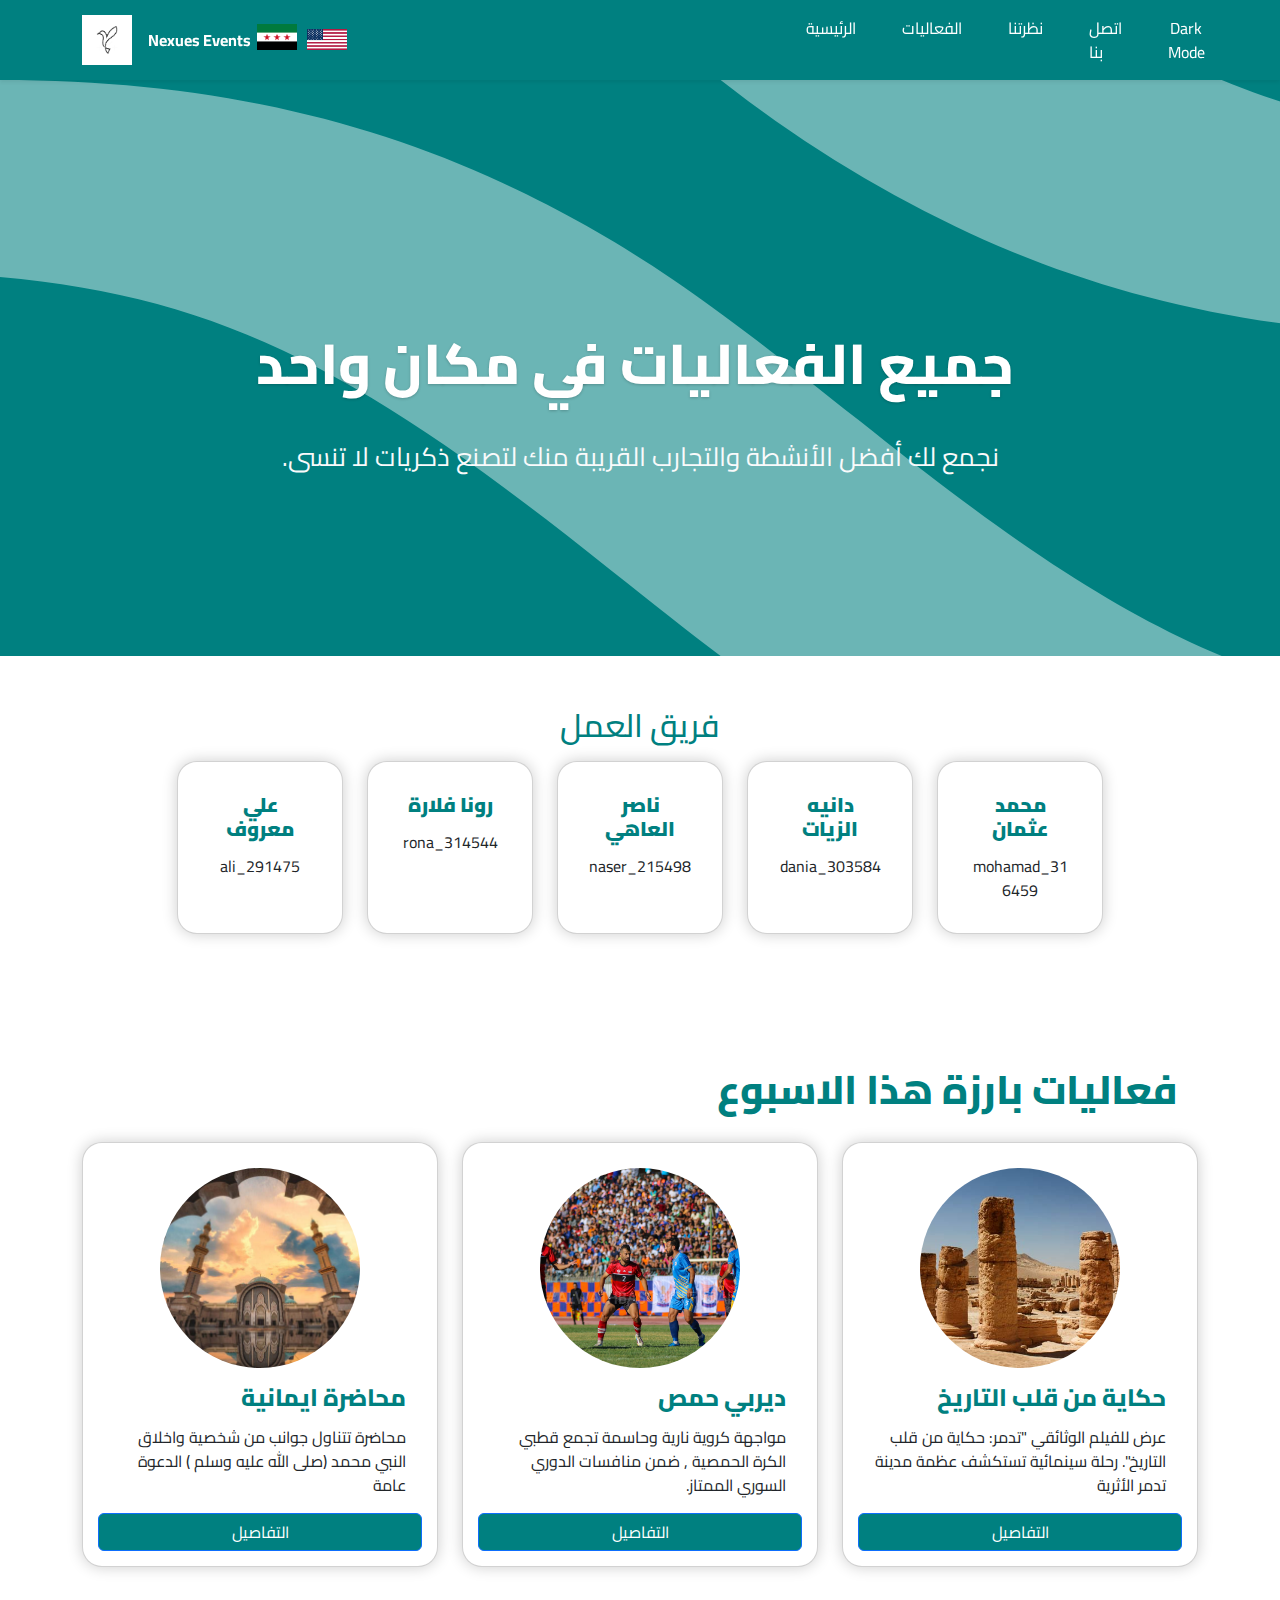
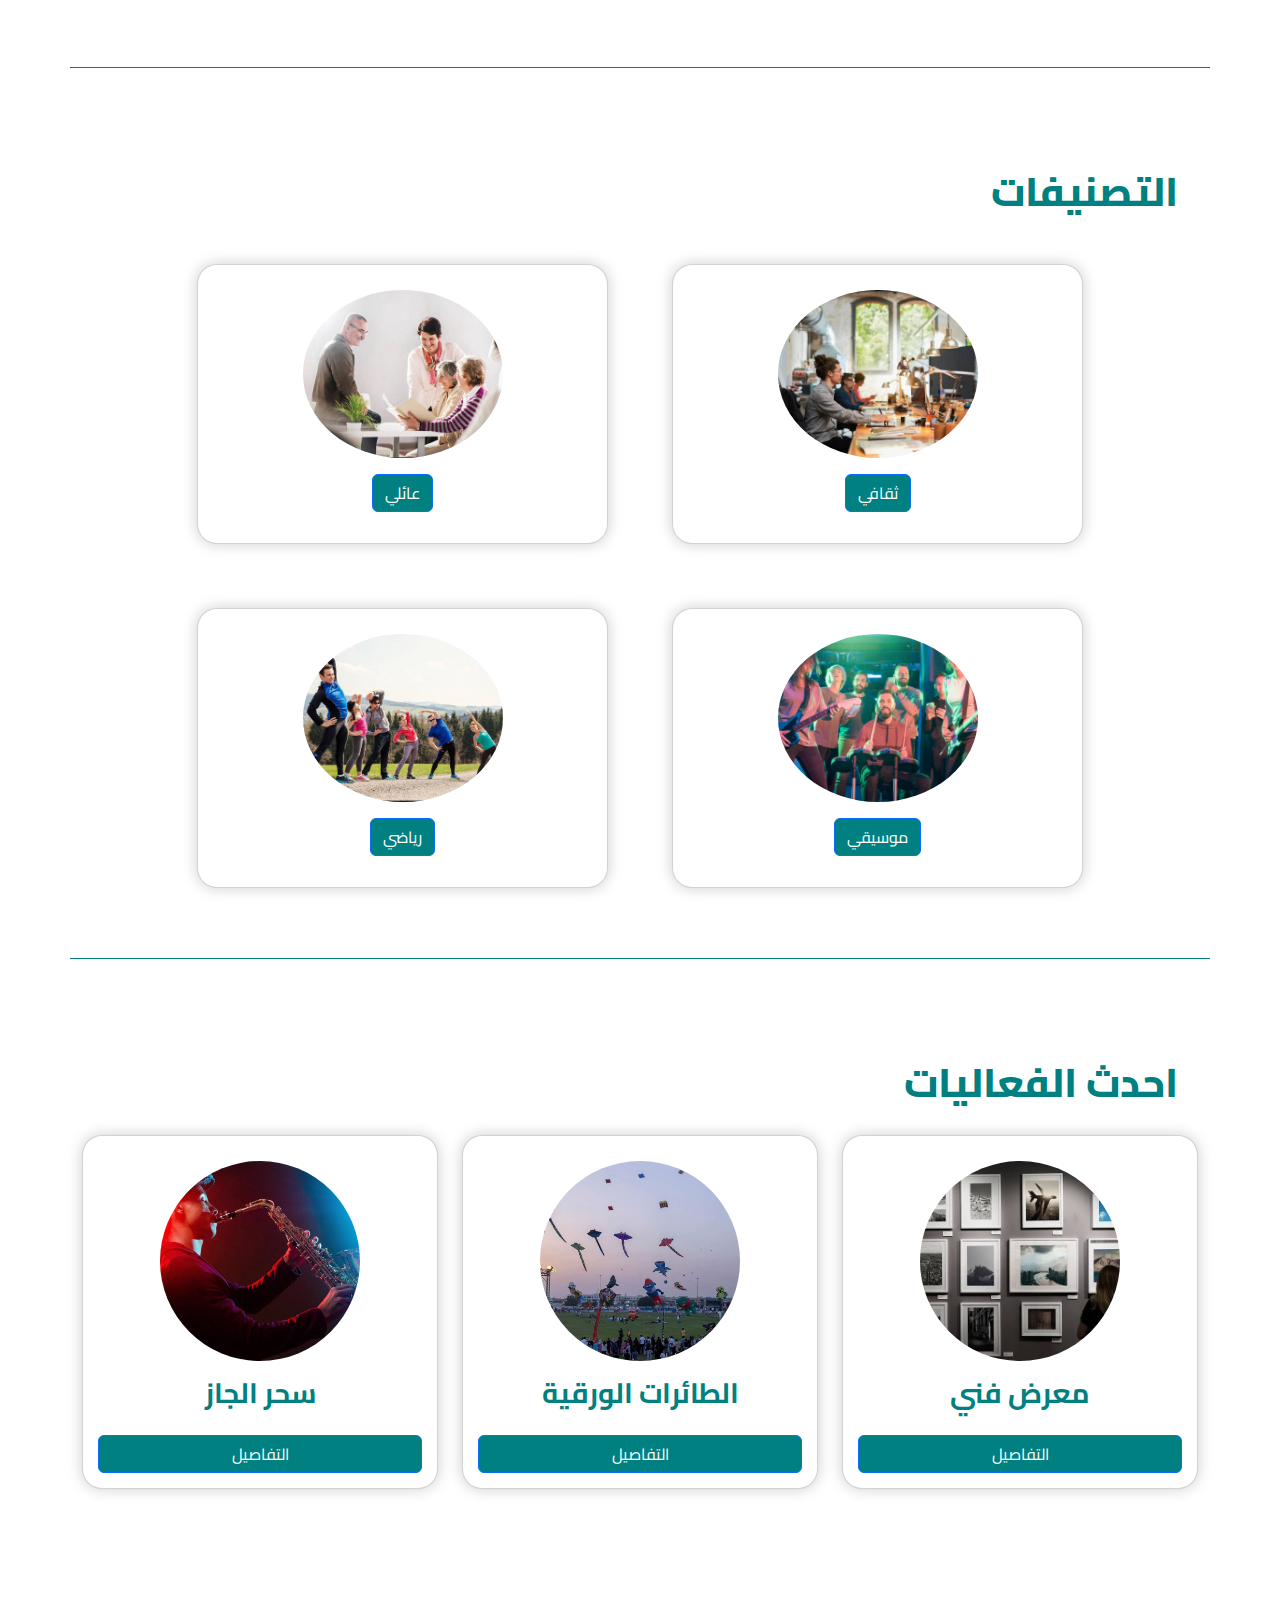
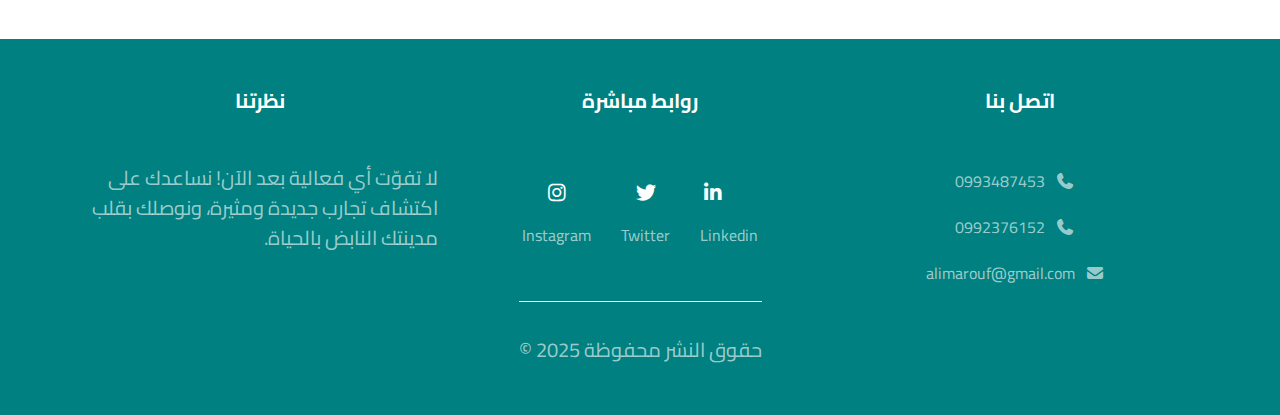
<file: index.html>
<!DOCTYPE html>
<html lang="en">

<head>
    <meta charset="UTF-8">
    <meta name="viewport" content="width=device-width, initial-scale=1.0">
    <title>Main</title>
    <link rel="stylesheet" href="css/bootstrap.min.css">
    <link rel="stylesheet" href="css/normalize.css">
    <link rel="stylesheet" href="css/all.min.css">
    <link rel="stylesheet" href="css/style.css">
    <link rel="stylesheet" href="css/bootstrap.min.css">
    <link rel="preconnect" href="https://fonts.googleapis.com">
    <link rel="preconnect" href="https://fonts.gstatic.com" crossorigin>
    <link
        href="https://fonts.googleapis.com/css2?family=Roboto+Condensed:ital,wght@0,100..900;1,100..900&family=Tajawal:wght@200;300;400;500;700;800;900&display=swap"
        rel="stylesheet">

    <link rel="preconnect" href="https://fonts.googleapis.com">
<link rel="preconnect" href="https://fonts.gstatic.com" crossorigin>
<link href="https://fonts.googleapis.com/css2?family=Cairo:wght@200..1000&family=Roboto+Condensed:ital,wght@0,100..900;1,100..900&family=Tajawal:wght@200;300;400;500;700;800;900&display=swap" rel="stylesheet">

</head>

<body>

        <nav class="navbar navbar-expand-md navbar-dark shadow-sm sticky-top">
            <div class="container">
                <a href="#" class="navbar-brand">
                    <img class="logo" src="./imgs/simple-bird-logo-85e657d5-4725-4448-ae57-4696e8d38dea.jpg" alt="logo">
                </a>
                <p class="name">Nexues Events</p>
                <div class="language-switcher">
                    <script src="./js/lang.js"></script>
                    <button id="arabic-btn" class="flag-button" title="العربية">
                        <img src="./imgs/syria-flag.png" alt="Arabic Flag">
                    </button>
                    <button id="english-btn" class="flag-button" title="English">
                        <img src="./imgs/usa-flag.png" alt="USA Flag">
                    </button>
                </div>
                <button class="navbar-toggler" type="button" data-bs-toggle="collapse" data-bs-target="#main"
                    aria-controls="main" aria-expanded="false" aria-label="Toggle navigation">
                    <span class="navbar-toggler-icon"></span>
                </button>
                <div class="collapse navbar-collapse cc " id="main">
                    <ul class="navbar-nav ms-auto mb-lg-0 mb-2">
                        <li class="nav-item">
                            <a href="#" class="nav-link active" data-en="Home" aria-current="page">الرئيسية</a>
                        </li>
                        <li class="nav-item">
                            <a href="./events.html" class="nav-link light" data-en="Events">الفعاليات</a>
                        </li>
                        <li class="nav-item">
                            <a href="./about.html" class="nav-link" data-en="About">نظرتنا</a>
                        </li>
                        <li class="nav-item">
                            <a href="./contact.html" class="nav-link" data-en="Contact">اتصل بنا</a>
                        </li>
                        <li class="nav-item">
                            <button id="theme-toggle-btn" class="nav-link">Dark Mode</button>
                        </li>
                    </ul>
                </div>
            </div>
        </nav>
    <main class="mainn">
        


        <section class="hero-section">
            <div class="container">
                <div class="hero-content row">
                    <div class="hero-text col-md-12">    

                        <h1 class="jumpin" data-en="All events in one place">جميع الفعاليات في مكان واحد</h1>
                        <p class="main-pa" data-en="We gather the best activities and experiences near you to create unforgettable memories">نجمع لك أفضل الأنشطة والتجارب القريبة منك لتصنع ذكريات لا تنسى.</p>
                        
                    </div>
                    
                </div>
            </div>
        </section>
        <section class="mb-2 container">
            <h2 class="text-center mb-3 ppl">فريق العمل</h2>
            <div class="row ">
                <div class="col-md-1"></div>
                <div class="col-md-2 mb-4">
                    <div class="card text-center h-100">
                            <div class="card-body">
                            <h5 class="card-title">علي معروف</h5>
                            <p class="card-text id">ali_291475</p>
                        </div>
                    </div>
                </div>
               <div class="col-md-2 mb-4">
                    <div class="card text-center h-100">
                            <div class="card-body">
                            <h5 class="card-title">رونا فلارة</h5>
                            <p class="card-text id">rona_314544</p>
                        </div>
                    </div>
                </div>
                <div class="col-md-2 mb-4">
                    <div class="card text-center h-100">
                            <div class="card-body">
                            <h5 class="card-title">ناصر العاهي</h5>
                            <p class="card-text id">naser_215498</p>
                        </div>
                    </div>
                </div>
                <div class="col-md-2 mb-4">
                    <div class="card text-center h-100">
                            <div class="card-body">
                            <h5 class="card-title">دانيه الزيات</h5>
                            <p class="card-text id">dania_303584</p>
                        </div>
                    </div>
                </div>
                <div class="col-md-2 mb-4">
                    <div class="card text-center h-100">
                            <div class="card-body">
                            <h5 class="card-title">محمد عثمان</h5>
                            <p class="card-text id">mohamad_316459</p>
                        </div>
                    </div>
                </div>
                <div class="col-md-1">

                </div>
                
            </div>
        </section>
        <div class="main container">
            <h1 class="wek" data-en="Featured Events This Week">فعاليات بارزة هذا الاسبوع</h1>
            <div class="row">
                <div class="col-md-4 ">
                    <div class="card ">
                        <img src="./imgs/reg.jpg" alt="" class="card-img">
                        <div class="card-body">
                            <h4 data-en=" Faith Lecture">محاضرة ايمانية</h4>
                            <p data-en="A lecture discussing aspects of the character and morals of the Prophet Muhammad (peace be upon him)."> محاضرة تتناول جوانب من شخصية واخلاق النبي محمد (صلى الله عليه وسلم )
                                <span data-en="Open invitation">الدعوة عامة</span>
                            </p>
                            
                        </div>
                        <a href="./event.html?id=4" class="btn btn-primary" data-en="Details">التفاصيل</a>

                    </div>
                </div>
                <div class="col-md-4">
                    <div class="card">
                        <img src="./imgs/الكرامة-والوثبة.jpg" alt="" class="card-img">
                        <div class="card-body">
                            <h4 data-en="Homs Derby">ديربي حمص</h4>
                            <p data-en="A fiery and decisive football match bringing together the two poles of Homs football, within the Syrian Premier League competitions.">مواجهة كروية نارية وحاسمة تجمع قطبي الكرة الحمصية , ضمن منافسات الدوري السوري الممتاز.
                            </p>
                        </div>
                        <a href="./event.html?id=5" class="btn btn-primary" data-en="Details">التفاصيل</a>
                    </div>
                </div>
                <div class="col-md-4">
                    <div class="card">
                        <img src="./imgs/infocus_palmyra_dpl_04_2016.jpg" alt="" class="card-img">
                        <div class="card-body">
                            <h4 data-en="A Story from the Heart of History">حكاية من قلب التاريخ</h4>
                            <p data-en="
                Screening of the documentary Palmyra: A Story from the Heart of History. A journey exploring the grandeur of the ancient city of Palmyra."> عرض للفيلم الوثائقي "تدمر: حكاية من قلب التاريخ". رحلة سينمائية تستكشف
                                عظمة مدينة تدمر الأثرية
                            </p>
                        </div>
                        <a href="./event.html?id=6" class="btn btn-primary" data-en="Details">التفاصيل</a>
                    </div>
                </div>
            </div>
        </div>
        <div class="container ser">
            <h1 class="wek" data-en="Categories">التصنيفات</h1>
            <div class="row g-4">
                <div class="col-md-1"></div>
                <div class="col-md-5 p-bt-2">
                    <div class="card ">
                        <img class="LLL card-img-top" src="./imgs/photo_2025-10-03_10-26-33.jpg" alt="">
                        <div class="card-body text-center">
                            <a class="btn btn-primary" href="./events.html?category=family" data-en="Family">عائلي</a>
                        </div>
                        
                    </div>
                </div>
                <div class="col-md-5">
                    <div class="card">
                        <img class="LLL card-img-top" src="./imgs/photo_2025-10-03_10-26-44.jpg" alt="">
                        <div class="card-body text-center">
                            <a class="btn btn-primary" href="./events.html?category=" data-en="Cultura">ثقافي</a>
                        </div>
                    </div>
                </div>
                <div class="col-md-1"></div>
                <div class="col-md-1"></div>
                <div class="col-md-5">
                    <div class="card">
                        <img class="LLL card-img-top" src="./imgs/photo_2025-10-03_10-26-49.jpg" alt="">
                        <div class="card-body text-center">
                            <a class="btn btn-primary" href="./events.html?category=sport" data-en="Sports">رياضي</a>
                        </div>
                    </div>
                </div>
                <div class="col-md-5">
                    <div class="card">
                        <img class="LLL card-img-top" src="./imgs/photo_2025-10-03_10-26-53.jpg" alt="">
                        <div class="card-body text-center">
                            <a class="btn btn-primary" href="./events.html?category=music" data-en="Music">موسيقي</a>
                        </div>
                    </div>
                </div>
                <div class="col-1"></div>



            </div>


        </div>

        <div class="container new">
            <h1 class="wek" data-en="Latest Events">احدث الفعاليات</h1>
            <div class="row">
                <div class="col-md-4" >
                    <div class="card">
                        <img class="LLL card-img-top" src="./imgs/jazz.jpg" alt="">
                        <div class="card-body text-center">
                            <h3 data-en="Jazz Magic">سحر الجاز</h3>
                            
                        </div>
                        <a href="./event.html?id=1" class="btn btn-primary" data-en="Details">التفاصيل</a>
                    </div>
                </div>
                <div class="col-md-4">
                    <div class="card">
                        <img class="LLL card-img-top" src="./imgs/حشحثق.jpg" alt="">
                        <div class="card-body text-center">
                              <h3 data-en="Kite Flying">الطائرات الورقية</h3>
                        </div>
                        <a href="./event.html?id=2" class="btn btn-primary" data-en="Details">التفاصيل</a>
                    </div>
                </div>
                <div class="col-md-4">
                    <div class="card">
                        <img class="LLL card-img-top" src="./imgs/art.jpg" alt="">
                        <div class="card-body text-center">
                            <h3 data-en="Art Exhibition">معرض فني</h3>
                        </div>
                        <a href="./event.html?id=3" class="btn btn-primary" data-en="Details">التفاصيل  </a>
                    </div>
                </div>
            </div>
        </div>

    </main>
    <footer>
        <div class="info container  ">
            <div class="row">
                <div class="col-md-4">
                    <div class="about">
                        <h5 data-en="About Us">نظرتنا</h5>
                        <p data-en="Don't miss any more events! We help you discover new and exciting experiences and connect you with the beating heart of your city.">لا تفوّت أي فعالية بعد الآن! نساعدك على اكتشاف تجارب جديدة ومثيرة، ونوصلك بقلب مدينتك النابض
                            بالحياة.
                        </p>
                    </div>
                </div>

                <div class="col-md-4">
                    <div class="soc">
                        <h5 data-en="Direct Links">روابط مباشرة</h5>
                        <div class="Social-icons">

                            <div class="con">
                                <i class="fab fa-instagram"></i>
                                <a href="tel:0931651252">Instagram</a>
                            </div>
                            <div class="con">
                                <i class="fab fa-twitter"></i>
                                <a href="tel:0931651252">Twitter</a>
                            </div class="con">
                            <div>
                                <i class="fab fa-linkedin-in"></i>
                                <a href="tel:0931651252">Linkedin</a>
                            </div>
                        </div>
                    </div>
                </div>
                <div class="col-md-4">
                    <div class="contact">
                        <h5 data-en="Contact Us">اتصل بنا</h5>
                            <div class="ph">
                                <a href="tel:0993487453">  0993487453<i class="fas fa-phone"> </i></a>
                                <a href="tel:0993487453">  0992376152<i class="fas fa-phone"> </i></a>
                            </div>
                        <a href="mailto:alimarouf884@gmail.com">  alimarouf@gmail.com<i class="fas fa-envelope"></i></a>
                        <!-- <p>or visit us in our location : 10928 , NY , 45 ST</p> -->
                        </div>
                </div>
            </div>



            <div class="copyright" data-en="2025 All rights reserved.">&copy; 2025 حقوق النشر محفوظة</div>
        </div>
    </footer>
    <script src="./js/darkmode.js"></script>
    <script src="js/bootstrap.bundle.min.js"></script>
    <scripy src="js/main.js"></scripy>
</body>


</html>
</file>
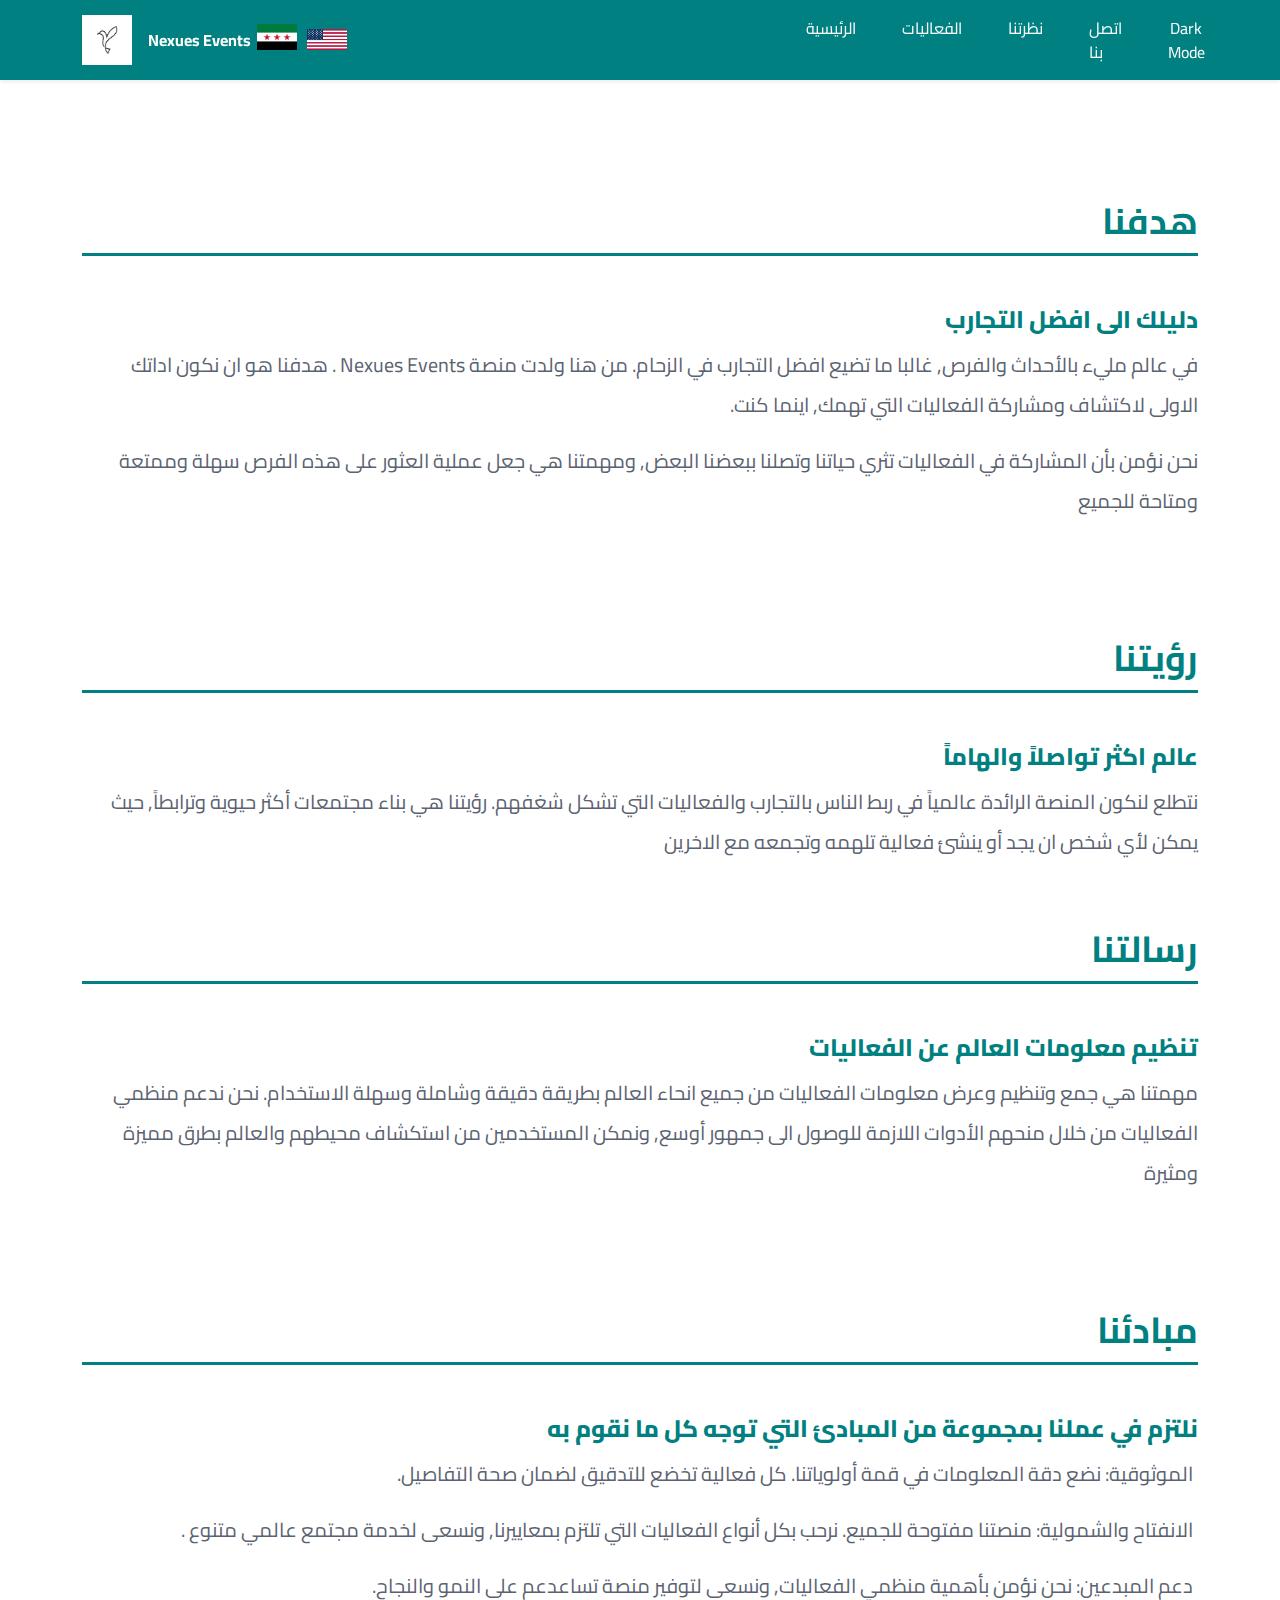
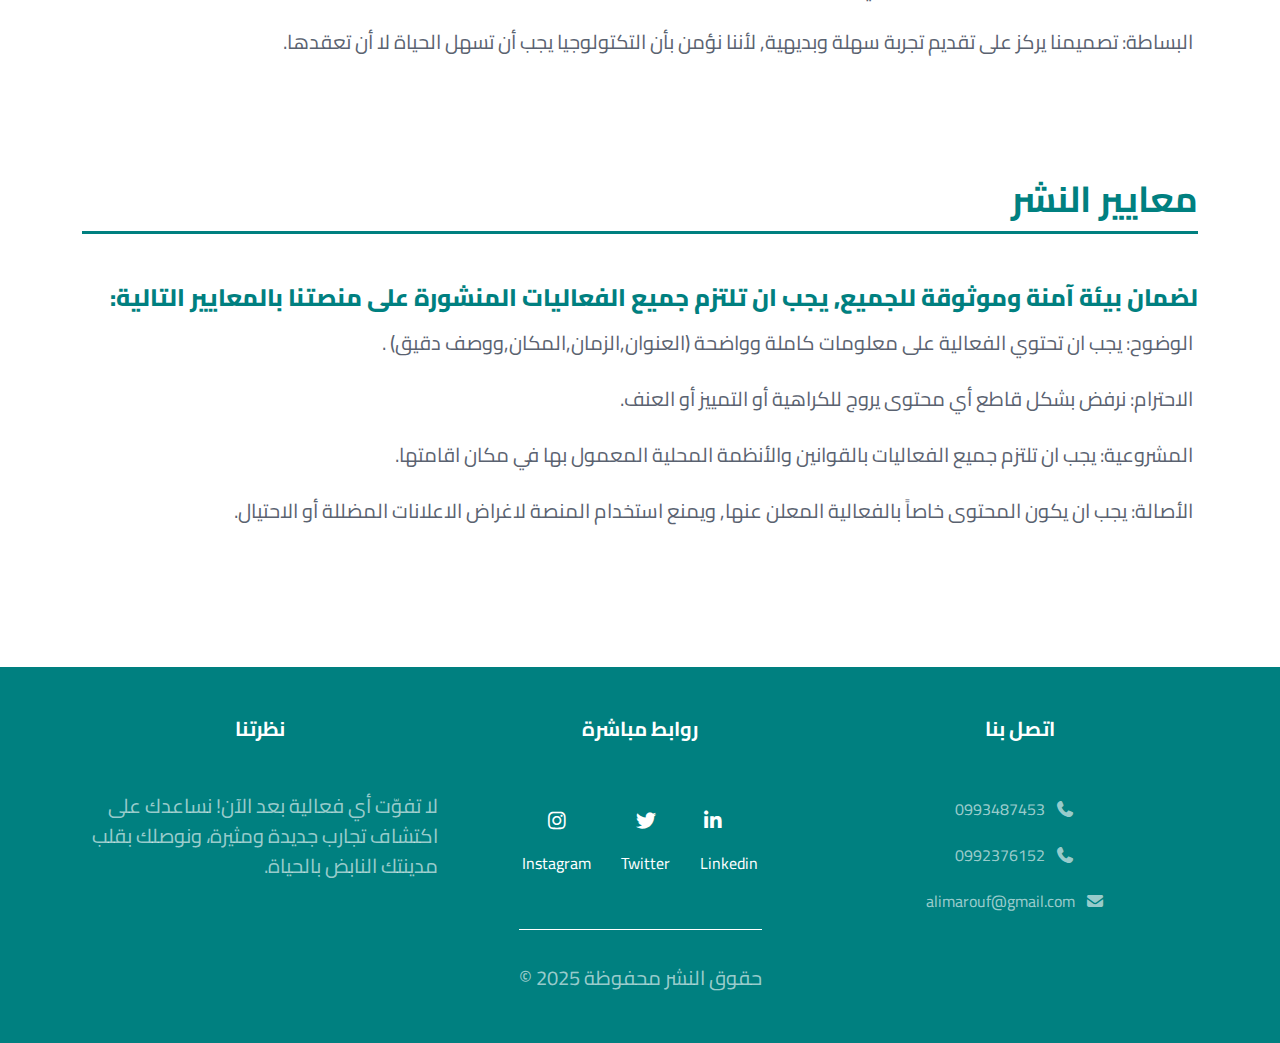
<file: about.html>
<!DOCTYPE html>
<html lang="en">
<head>
    <meta charset="UTF-8">
    <meta name="viewport" content="width=device-width, initial-scale=1.0">
    <title>About Us</title>
    <link rel="stylesheet" href="css/bootstrap.min.css">
    <link rel="stylesheet" href="css/normalize.css">
    <link rel="stylesheet" href="css/all.min.css">
    <link rel="stylesheet" href="css/style.css">
    <link rel="stylesheet" href="css/bootstrap.min.css">
    <link rel="preconnect" href="https://fonts.googleapis.com">
    <link rel="preconnect" href="https://fonts.gstatic.com" crossorigin>
    <link
        href="https://fonts.googleapis.com/css2?family=Roboto+Condensed:ital,wght@0,100..900;1,100..900&family=Tajawal:wght@200;300;400;500;700;800;900&display=swap"
        rel="stylesheet">
    
    <link rel="preconnect" href="https://fonts.googleapis.com">
<link rel="preconnect" href="https://fonts.gstatic.com" crossorigin>
<link href="https://fonts.googleapis.com/css2?family=Cairo:wght@200..1000&family=Roboto+Condensed:ital,wght@0,100..900;1,100..900&family=Tajawal:wght@200;300;400;500;700;800;900&display=swap" rel="stylesheet">

</head>

<body>
        <nav class="navbar navbar-expand-md navbar-dark shadow-sm sticky-top">
            <div class="container">
                <a href="#" class="navbar-brand">
                    <img class="logo" src="./imgs/simple-bird-logo-85e657d5-4725-4448-ae57-4696e8d38dea.jpg" alt="logo">
                </a>
                <p class="name">Nexues Events</p>
                    <!-- here -->   
                <div class="language-switcher">
                    <script src="./js/lang.js"></script>
                    <button id="arabic-btn" class="flag-button" title="العربية">
                        <img src="./imgs/syria-flag.png" alt="Arabic Flag">
                    </button>
                    <button id="english-btn" class="flag-button" title="English">
                        <img src="./imgs/usa-flag.png" alt="USA Flag">
                    </button>
                </div>
                <button class="navbar-toggler" type="button" data-bs-toggle="collapse" data-bs-target="#main"
                    aria-controls="main" aria-expanded="false" aria-label="Toggle navigation">
                    <span class="navbar-toggler-icon"></span>
                </button>
                <div class="collapse navbar-collapse cc" id="main">
                    <ul class="navbar-nav ms-auto mb-lg-0 mb-2">
                        <li class="nav-item">
                            <a href="./index.html" class="nav-link active" aria-current="page" data-en="Home">الرئيسية</a>
                        </li>
                        <li class="nav-item">
                            <a href="./events.html" class="nav-link light" data-en="Events">الفعاليات</a>
                        </li>
                        <li class="nav-item">
                            <a href="#" class="nav-link" data-en="About us">نظرتنا</a>
                        </li>
                        <li class="nav-item">
                            <a href="./contact.html" class="nav-link" data-en="Contact us">اتصل بنا</a>
                        </li>
                        <li class="nav-item">
                            <button id="theme-toggle-btn" class="nav-link">Dark Mode</button>
                        </li>
                    </ul>
                </div>
            </div>
        </nav>
        <main>
        <div class="container allaboutus">
                <div class="about">
                    <h2 data-en="Our Goal" >هدفنا</h2>
                    <h4 data-en="Your Guide to yhe Best Experiences">دليلك الى افضل التجارب</h4>
                    <div class="text">
                            <p data-en="Our Goals is to be your primary tool for discovering and sharing events that matter to you,whereever you are.In a world filled with eventsand opportunities , the best experiences often get lost in the crowd.This is where Nexues Events was born. ">في عالم مليء بالأحداث والفرص, غالبا ما تضيع افضل التجارب في الزحام. من هنا ولدت منصة Nexues Events    . هدفنا هو ان نكون اداتك الاولى لاكتشاف ومشاركة الفعاليات التي تهمك, اينما كنت. </p>
                            <p data-en="We believe that participating in events enriches our lives and connects us with one another, and our mission is to make finding these opportunities easy, enjoyable, and accessible to everyone.">نحن نؤمن بأن المشاركة في الفعاليات تثري حياتنا وتصلنا ببعضنا البعض, ومهمتنا هي جعل عملية العثور على هذه الفرص سهلة وممتعة ومتاحة للجميع</p>
                    </div>
                </div>
                <div class="see">
                    <h2 data-en="Our Vision">رؤيتنا</h2>
                    <h4 data-en="A more connected and inspired world"">عالم اكثر تواصلاََ والهاماََ</h4>
                    <div class="text">
                        <p data-en="We aspire to be the leading global platform connecting people with experiences and events that shape their lives. Our vision is to build more vibrant and interconnected communities, where anyone can find or create events that inspire them and bring them together with others.">نتطلع لنكون المنصة الرائدة عالمياََ في ربط الناس بالتجارب والفعاليات التي تشكل شغفهم. رؤيتنا هي بناء مجتمعات أكثر حيوية وترابطاََ, حيث يمكن لأي شخص ان يجد أو ينشئ فعالية تلهمه وتجمعه مع الاخرين</p>
                    </div
                </div>
                <div class="msg">
                    <h2 data-en="Our Mission">رسالتنا</h2>
                    <h4 data-en="Organizing the world's event information">تنظيم معلومات العالم عن الفعاليات</h4>
                    <div class="text">
                        <p data-en="We support event organizers by providing them with the necessary tools to reach a wider audience, and we empower users to explore their surroundings and the world in unique and exciting ways">مهمتنا هي جمع وتنظيم وعرض معلومات الفعاليات من جميع انحاء العالم بطريقة دقيقة وشاملة وسهلة الاستخدام. نحن ندعم منظمي الفعاليات من خلال منحهم الأدوات اللازمة للوصول الى جمهور أوسع, ونمكن المستخدمين من استكشاف محيطهم والعالم بطرق مميزة ومثيرة</p>
                    </div>
                </div>
                <div class="commit">
                    <h2 data-en="Our Principles">مبادئنا</h2>
                    <h4 data-en="We committed to a set of Principles that guide everything we do">نلتزم في عملنا بمجموعة من المبادئ التي توجه كل ما نقوم به</h4>
                    <div class="order"> 
                        <ul>
                            <li><p data-en="Reliability: We prioritize information accuracy above all. Every event is reviewed to ensure the details are correct.">الموثوقية: نضع دقة المعلومات في قمة أولوياتنا. كل فعالية تخضع للتدقيق لضمان صحة التفاصيل.</p></li>
                            <li><p data-en=" Openness & Inclusion: Our platform is open to everyone. We welcome all types of events that meet our standards, and we strive to serve a diverse global community">الانفتاح والشمولية: منصتنا مفتوحة للجميع. نرحب بكل أنواع الفعاليات التي تلتزم بمعاييرنا, ونسعى لخدمة مجتمع عالمي متنوع .</p></li>
                            <li><p data-en="Creator Support: We believe in the importance of event organizers and work to provide a platform that helps them grow and succeed">دعم المبدعين: نحن نؤمن بأهمية منظمي الفعاليات, ونسعى لتوفير منصة تساعدعم على النمو والنجاح.</p></li>
                            <li><p data-en="Simplicity: Our design focuses on delivering an easy and intuitive experience because we believe technology should simplify life, not complicate it.">البساطة: تصميمنا يركز على تقديم تجربة سهلة وبديهية, لأننا نؤمن بأن التكتولوجيا يجب أن تسهل الحياة لا أن تعقدها.</p></li>
                        </ul>
                    </div>
                </div>
                <div class="postin">
                    <h2 data-en="Publishing Standards">معايير النشر</h2>
                    <h4 data-en="To ensure a safe and reliable environment for everyone, all events published on our platform must adhere to the following standards:">لضمان بيئة آمنة وموثوقة للجميع, يجب ان تلتزم جميع الفعاليات المنشورة على منصتنا بالمعايير التالية:</h4>
                    <div class="order"> 
                        <ul>
                            <li><p data-en="Clarity: Events must contain complete and clear information (location, time, venue, and an accurate description).">الوضوح: يجب ان تحتوي الفعالية على معلومات كاملة وواضحة (العنوان,الزمان,المكان,ووصف دقيق) .</p></li>
                            <li><p data-en="· Respect: We absolutely reject any content that promotes hatred, discrimination, or violence.">الاحترام: نرفض بشكل قاطع أي محتوى يروج للكراهية أو التمييز أو العنف.</p></li>
                            <li><p data-en="· Legitimacy: All events must comply with the local laws and regulations in effect at their location.">المشروعية: يجب ان تلتزم جميع الفعاليات بالقوانين والأنظمة المحلية المعمول بها في مكان اقامتها.</p></li>
                            <li><p data-en="· Authenticity: Content must be specific to the advertised event. Using the platform for misleading advertisements or fraud is prohibited">الأصالة: يجب ان يكون المحتوى خاصاََ بالفعالية المعلن عنها, ويمنع استخدام المنصة لاغراض الاعلانات المضللة أو الاحتيال.</p></li>
                        </ul>
                    </div>
                </div>

        </div>
    </main>

    <footer>
        <div class="info container  ">
            <div class="row">
                <div class="col-md-4">
                    <div class="about">
                  
                        <h5 data-en=" About Us">نظرتنا</h5>
                        <p data-en="Don't miss out on any more events! We help you discover new and exciting experiences and connect you with the beating heart of your city.">لا تفوّت أي فعالية بعد الآن! نساعدك على اكتشاف تجارب جديدة ومثيرة، ونوصلك بقلب مدينتك النابض
                            بالحياة.
                        </p>
                    </div>
                </div>

                <div class="col-md-4">
                    <div class="soc">
                        <h5 data-en="Direct Links">روابط مباشرة</h5>
                        <div class="Social-icons">
                            <div class="con">
                                <i class="fab fa-instagram"></i>
                                <p>Instagram</p>
                            </div>
                            <div class="con">
                                <i class="fab fa-twitter"></i>
                                <p>Twitter</p>
                            </div class="con">
                            <div>
                                <i class="fab fa-linkedin-in"></i>
                                <p>Linkedin</p>
                            </div>
                        </div>
                    </div>
                </div>
                <div class="col-md-4">
                    <div class="contact">
                        <h5 data-en="Contact Us">اتصل بنا</h5>
                        <div class="ph">
                            <a href="tel:0993487453">  0993487453<i class="fas fa-phone"> </i></a>
                            <a href="tel:0993487453">  0992376152<i class="fas fa-phone"> </i></a>
                        </div>
                        <a href="mailto:alimarouf884@gmail.com">  alimarouf@gmail.com<i class="fas fa-envelope"></i></a>
                        <!-- <p>or visit us in our location : 10928 , NY , 45 ST</p> -->
                    </div>
                </div>
            </div>



            <div class="copyright" data-en="2025 All Rights Reserved">&copy; 2025 حقوق النشر محفوظة</div>
        </div>
    </footer>
    <script src="./js/darkmode.js"></script>
    <script src="js/bootstrap.bundle.min.js"></script>

</body>
</html>
</file>
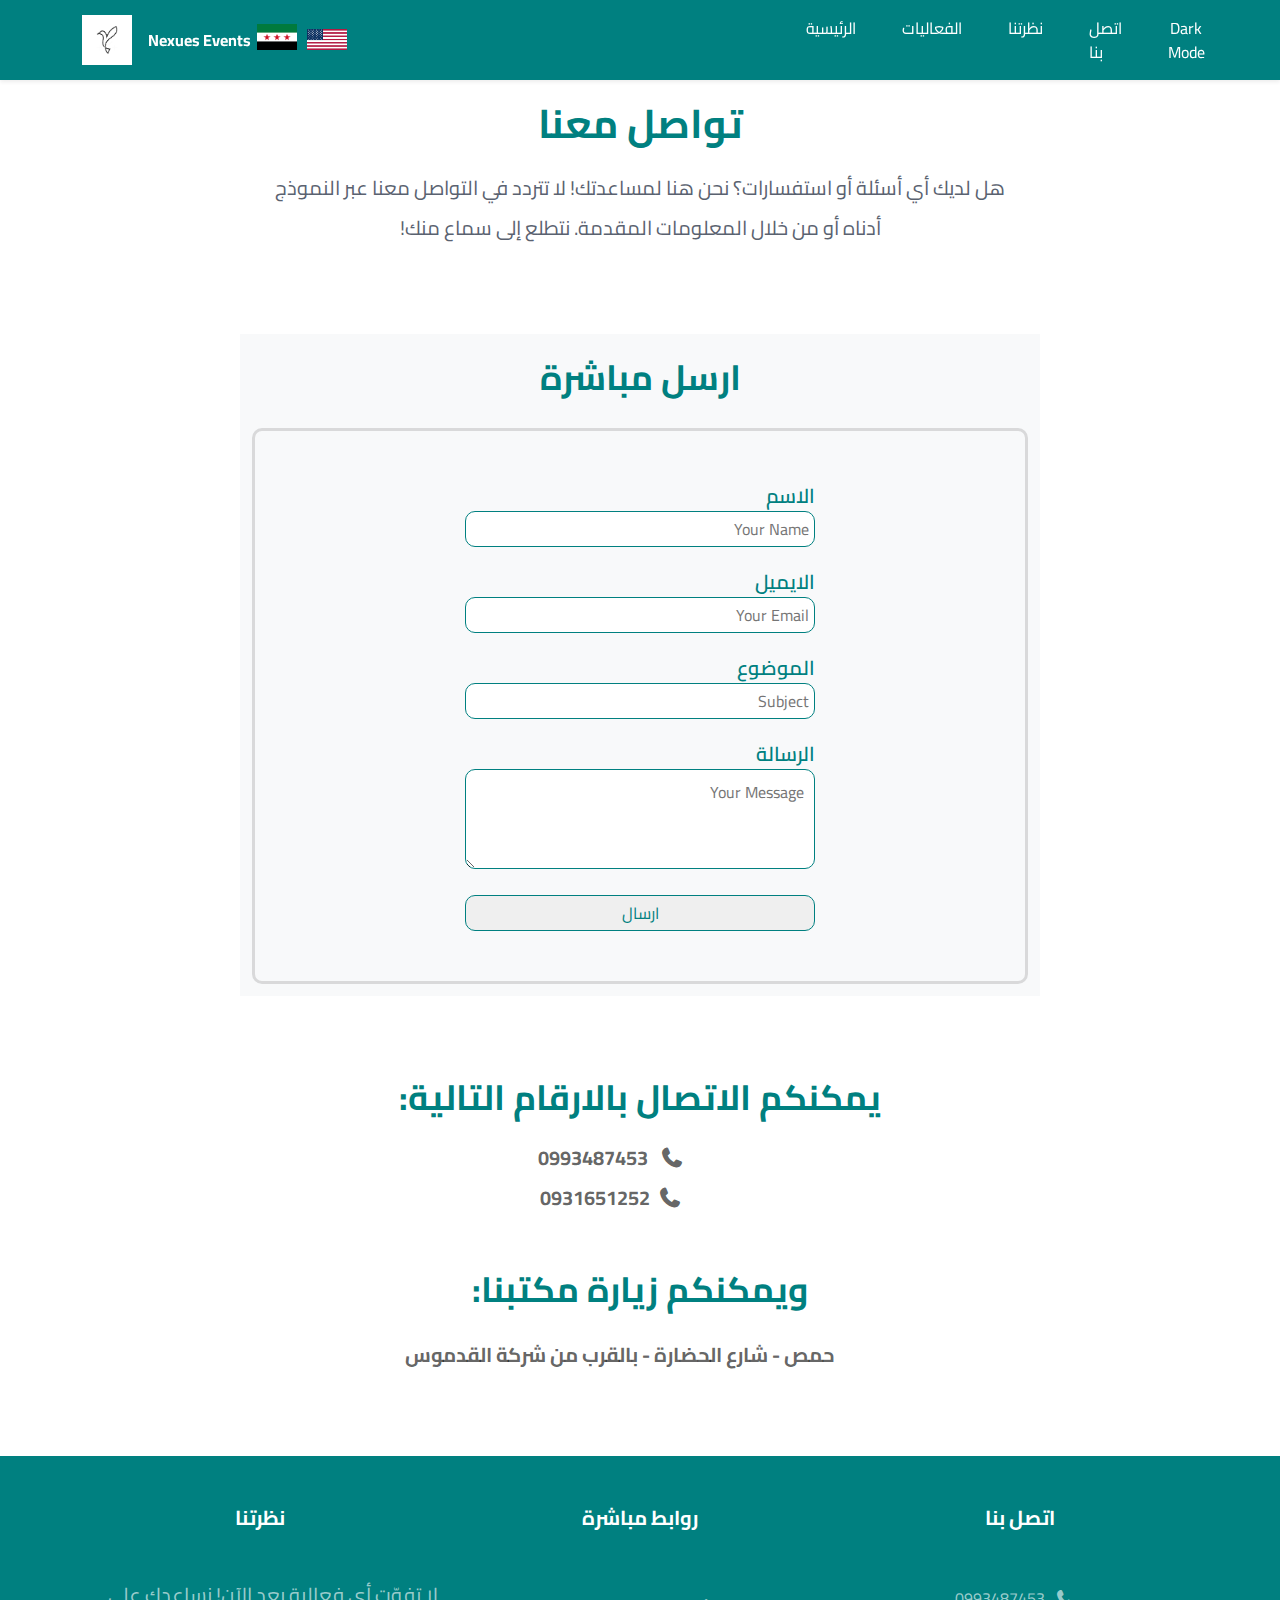
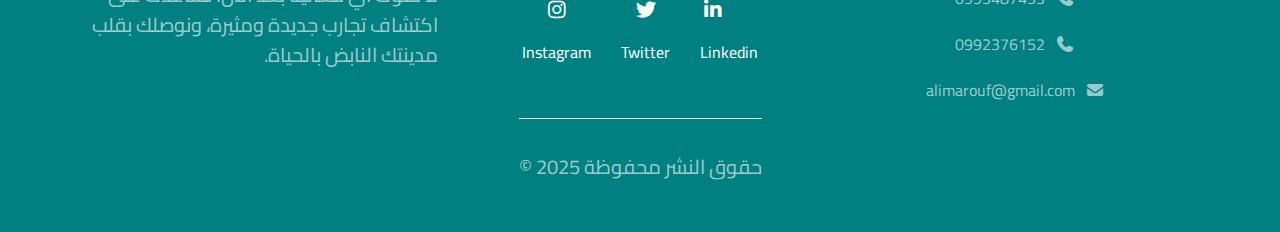
<file: contact.html>
<!DOCTYPE html>
<html lang="en">

<head>
    <meta charset="UTF-8">
    <meta name="viewport" content="width=device-width, initial-scale=1.0">
    <title>Contact Us</title>
    <link rel="stylesheet" href="css/bootstrap.min.css">
    <link rel="stylesheet" href="css/normalize.css">
    <link rel="stylesheet" href="css/all.min.css">
    <link rel="stylesheet" href="css/style.css">
    <link rel="stylesheet" href="css/bootstrap.min.css">
    <link rel="preconnect" href="https://fonts.googleapis.com">
    <link rel="preconnect" href="https://fonts.gstatic.com" crossorigin>
    <link
        href="https://fonts.googleapis.com/css2?family=Roboto+Condensed:ital,wght@0,100..900;1,100..900&family=Tajawal:wght@200;300;400;500;700;800;900&display=swap"
        rel="stylesheet">
    <link rel="preconnect" href="https://fonts.googleapis.com">
    <link rel="preconnect" href="https://fonts.gstatic.com" crossorigin>
    <link
        href="https://fonts.googleapis.com/css2?family=Cairo:wght@200..1000&family=Roboto+Condensed:ital,wght@0,100..900;1,100..900&family=Tajawal:wght@200;300;400;500;700;800;900&display=swap"
        rel="stylesheet">
</head>

<body>
    <nav class="navbar navbar-expand-md navbar-dark shadow-sm sticky-top">
        <div class="container">
            <a href="#" class="navbar-brand">
                <img class="logo" src="./imgs/simple-bird-logo-85e657d5-4725-4448-ae57-4696e8d38dea.jpg" alt="logo">
            </a>
            <p class="name">Nexues Events</p>
            <div class="language-switcher">
                <script src="./js/lang.js"></script>
                <button id="arabic-btn" class="flag-button" title="العربية">
                    <img src="./imgs/syria-flag.png" alt="Arabic Flag">
                </button>
                <button id="english-btn" class="flag-button" title="English">
                    <img src="./imgs/usa-flag.png" alt="USA Flag">
                </button>
            </div>
            <button class="navbar-toggler" type="button" data-bs-toggle="collapse" data-bs-target="#main"
                aria-controls="main" aria-expanded="false" aria-label="Toggle navigation">
                <span class="navbar-toggler-icon"></span>
            </button>
            <div class="collapse navbar-collapse cc" id="main">
                <ul class="navbar-nav ms-auto mb-lg-0 mb-2">
                    <li class="nav-item">
                        <a href="./index.html" class="nav-link active" data-en="Home" aria-current="page">الرئيسية</a>
                    </li>
                    <li class="nav-item">
                        <a href="./events.html" class="nav-link light" data-en="Events">الفعاليات</a>
                    </li>
                    <li class="nav-item">
                        <a href="./about.html" class="nav-link" data-en="About">نظرتنا</a>
                    </li>
                    <li class="nav-item">
                        <a href="#" class="nav-link" data-en="Contact">اتصل بنا</a>
                    </li>
                    <li class="nav-item">
                        <button id="theme-toggle-btn" class="nav-link">Dark Mode</button>
                    </li>
                </ul>
            </div>
        </div>
    </nav>

    <main>
        <div class="container main">
            <div class="text-text">
                <h2 data-en="Contact with us">تواصل معنا</h2>
                <p
                    data-en="Do you have any questions or inquiries? We are here to help! Don't hesitate to contact us using the form below or through the provided information. We look forward to hearing from you">
                    هل لديك أي أسئلة أو استفسارات؟ نحن هنا لمساعدتك! لا تتردد في التواصل معنا عبر النموذج أدناه أو من
                    خلال المعلومات المقدمة. نتطلع إلى سماع منك!</p>
            </div>
            <div class="row">
                <div class="container band col-md-12 order-md-2 order-2">

                    <div class="conta">
                        <div class="nums">
                            <h3 data-en="You can contact us at the following numbers:"> يمكنكم الاتصال بالارقام التالية:
                            </h3>
                            <ul>
                                <li><a href="tel:0993487453"><i class="fas fa-phone"></i> 0993487453 </a></li>
                                <li><a href="tel:0931651252"><i class="fas fa-phone"></i>0931651252 </a></li>
                            </ul>

                        </div>
                        <div class="site">
                            <h3 data-en="You can visit our office:">ويمكنكم زيارة مكتبنا: </h3>
                            <p data-en="Homs- Al Hadara Street - Near Al Qadmus Company">حمص - شارع الحضارة - بالقرب من
                                شركة القدموس</p>
                        </div>
                    </div>

                </div>
                <div class="form col-lg-12 col-md-12 order-md-1 order-1">
                    <div class="form-info">
                        <h3 data-en="Send a message directly:">ارسل مباشرة</h3>
                         <div id="form-alert-container"></div>
                        <form method="post" id="contactForm">
                            <div class="a">
                                <label for="Name" autofocus="" data-en="Name">الاسم</label>
                                <input id="Name" type="text" placeholder="Your Name">
                            </div>
                            <div class="a">
                                <label for="Email" data-en="Email">الايميل</label>
                                <input id="Email" type="email" placeholder="Your Email">
                            </div>
                            <div class="a">
                                <label for="Subject" data-en="Subject">الموضوع</label>
                                <input id="Subject" type="text" placeholder="Subject">
                            </div>
                            <div class="a">
                                <label for="mes" data-en="Message">الرسالة</label>
                                <textarea name="mes" id="mes" placeholder="Your Message"></textarea>
                            </div>
                            <input style="color: var(--main-color);" type="submit" value="ارسال">
                        </form>
                    </div>
                </div>

            </div>



        </div>
    </main>


    <footer>
        <div class="info container  ">
            <div class="row">
                <div class="col-md-4">
                    <div class="about">
                        <h5 data-en="About Us">نظرتنا</h5>
                        <p
                            data-en="Don't miss any more events!We help you discover new and exciting experiences, and connect you with the beating heart of your life">
                            لا تفوّت أي فعالية بعد الآن! نساعدك على اكتشاف تجارب جديدة ومثيرة، ونوصلك بقلب مدينتك النابض
                            بالحياة.
                        </p>
                    </div>
                </div>

                <div class="col-md-4">
                    <div class="soc">
                        <h5 data-en="Direct Links">روابط مباشرة</h5>
                        <div class="Social-icons">
                            <div class="con">
                                <i class="fab fa-instagram"></i>
                                <p>Instagram</p>
                            </div>
                            <div class="con">
                                <i class="fab fa-twitter"></i>
                                <p>Twitter</p>
                            </div class="con">
                            <div>
                                <i class="fab fa-linkedin-in"></i>
                                <p>Linkedin</p>
                            </div>
                        </div>
                    </div>
                </div>
                <div class="col-md-4">
                    <div class="contact">
                        <h5 data-en="Contact Us">اتصل بنا</h5>
                        <div class="ph">
                            <a href="tel:0993487453"> 0993487453<i class="fas fa-phone"> </i></a>
                            <a href="tel:0993487453"> 0992376152<i class="fas fa-phone"> </i></a>
                        </div>
                        <a href="mailto:alimarouf884@gmail.com"> alimarouf@gmail.com<i class="fas fa-envelope"></i></a>
                        <!-- <p>or visit us in our location : 10928 , NY , 45 ST</p> -->
                    </div>
                </div>
            </div>



            <div class="copyright" data-en="2025 All rights reserved.">&copy; 2025 حقوق النشر محفوظة</div>
        </div>
    </footer>
    <script src="./js/darkmode.js"></script>
    <script src="js/bootstrap.bundle.min.js"></script>
    <script src="./js/contact-valid.js"></script>
</body>


</html>
</file>
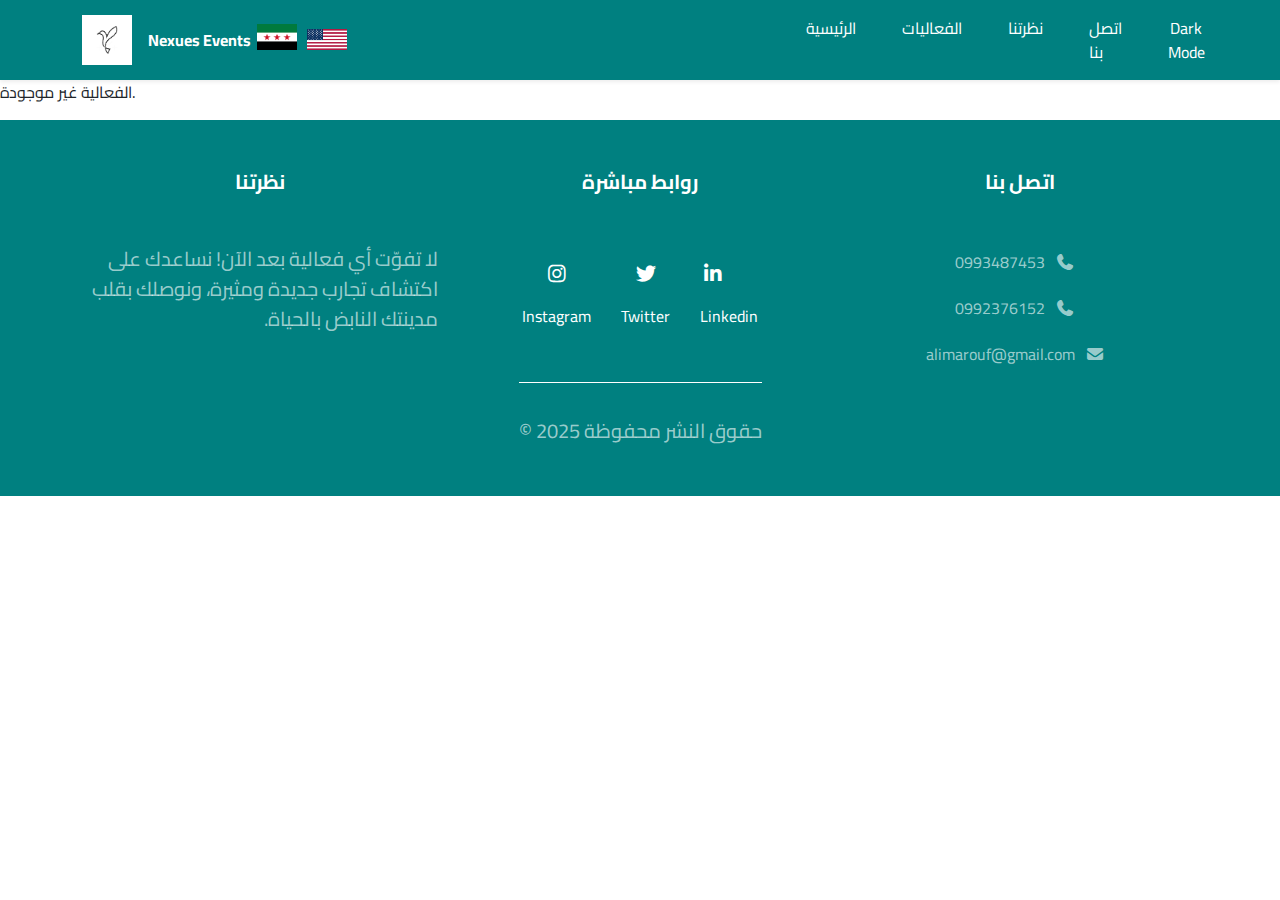
<file: event.html>
<!DOCTYPE html>
<html lang="ar">

<head>
    <meta charset="UTF-8">
    <meta name="viewport" content="width=device-width, initial-scale=1.0">
    <title>Event</title>
    <link rel="stylesheet" href="css/bootstrap.min.css">
    <link rel="stylesheet" href="css/normalize.css">
    <link rel="stylesheet" href="css/all.min.css">
    <link rel="stylesheet" href="css/style.css">
    <link rel="stylesheet" href="css/bootstrap.min.css">
    <link rel="preconnect" href="https://fonts.googleapis.com">
    <link rel="preconnect" href="https://fonts.gstatic.com" crossorigin>
    <link
        href="https://fonts.googleapis.com/css2?family=Roboto+Condensed:ital,wght@0,100..900;1,100..900&family=Tajawal:wght@200;300;400;500;700;800;900&display=swap"
        rel="stylesheet">
    <link rel="preconnect" href="https://fonts.googleapis.com">
    <link rel="preconnect" href="https://fonts.gstatic.com" crossorigin>
    <link
        href="https://fonts.googleapis.com/css2?family=Cairo:wght@200..1000&family=Roboto+Condensed:ital,wght@0,100..900;1,100..900&family=Tajawal:wght@200;300;400;500;700;800;900&display=swap"
        rel="stylesheet">

</head>

<body>
        <nav class="navbar navbar-expand-md navbar-dark shadow-sm sticky-top">
            <div class="container">
                <a href="#" class="navbar-brand">
                    <img class="logo" src="./imgs/simple-bird-logo-85e657d5-4725-4448-ae57-4696e8d38dea.jpg" alt="logo">
                </a>
                <p class="name">Nexues Events</p>
                <div class="language-switcher">
                    <script src="./js/lang.js"></script>
                    <button id="arabic-btn" class="flag-button" title="العربية">
                        <img src="./imgs/syria-flag.png" alt="Arabic Flag">
                    </button>
                    <button id="english-btn" class="flag-button" title="English">
                        <img src="./imgs/usa-flag.png" alt="USA Flag">
                    </button>
                </div>
                <button class="navbar-toggler" type="button" data-bs-toggle="collapse" data-bs-target="#main"
                    aria-controls="main" aria-expanded="false" aria-label="Toggle navigation">
                    <span class="navbar-toggler-icon"></span>
                </button>
                <div class="collapse navbar-collapse cc" id="main">
                    <ul class="navbar-nav ms-auto mb-lg-0 mb-2">
                        <li class="nav-item">
                            <a href="./index.html" class="nav-link active" data-en="Home" aria-current="page">الرئيسية</a>
                        </li>
                        <li class="nav-item">
                            <a href="./events.html" class="nav-link light" data-en="Events">الفعاليات</a>
                        </li>
                        <li class="nav-item">
                            <a href="./about.html" class="nav-link" data-en="About">نظرتنا</a>
                        </li>
                        <li class="nav-item">
                            <a href="./contact.html" class="nav-link" data-en="Contact">اتصل بنا</a>
                        </li>
                        <li class="nav-item">
                            <button id="theme-toggle-btn" class="nav-link">Dark Mode</button>
                        </li>
                    </ul>
                </div>
            </div>
        </nav>
  
        
    <main>
        <div class="card-details">
            <div class="container py-4">
                <div>

                    <div class="">
                        <div class="card-content">
                            <h1 id="event-title" class="event-titlle"></h1>
                            <div class="text">
                                <div class="row mb-5 align-items-center rowww ">


                                    <div class="col-md-6 col-lg-7">
                                        <p class="des"><strong><span id="event-description"></span></strong></p>
                                    </div>


                                    <div class="col-md-6 col-lg-5">
                                        <img id="event-image-main" class="det-img more-main w-100 " src=" " alt="">
                                    </div>
                                    
                                    <div class="row map-and-loc mb-5 align-items-center  ">

                                             <div class="loc col-md-6 order-md-2 order-lg-1 order-2">
                                                <h4 style="margin: 30px; font-size: 26px;" data-en="Location on map">الموقع على الخريطة :</h4>
                                                <img class="mapph" src="" alt="">
                                            </div>
                                                
                                            <div class="box col-md-6  order-md-1 order-1 order-lg-2">
                                                <h2 data-en="Event Details">تفاصيل الفعالية</h2>

                                                <p><strong data-en="Date ">التاريخ : </strong><span id="event-date"></span></p>
                                                <p><strong data-en="Start Time ">وقت البداية : </strong><span id="event-start"></span></p>
                                                <p><strong data-en="End Time "> وقت النهاية : </strong><span id="event-end"></span></p>
                                                <p class="ppp"><strong data-en="Location " >الموقع </strong><span id="event-location"></span></p>

                                            </div>
                                          
                                           
                                            
                                    </div>

                                </div>
                            </div>
                        </div>
                    </div>
                    <div class=" imgs">
                        <div class="row">
                            <div class=" col-md-3">
                                <img id="event-image" class="det-img" src="" alt="">
                            </div>
                            <div class="col-md-3">
                                <img id="event-image1" class="det-img " src="" alt="">
                            </div>
                            <div class="col-md-3">
                                <img id="event-image2" class="det-img " src="" alt="">
                            </div>
                            <div class="col-md-3">
                                <img id="event-image3" class="det-img" src=" " alt="">
                            </div>
                        </div>
                    </div>

                </div>
                    <a href="./events.html" class="back" data-en="Add to calendar">اضافة للتقويم</a>
                <br>
                <a href="./events.html" class="back" data-en="Back to all events"> العودة الى كل الفعاليات</a>
                <a href="./index.html" class="back" data-en="Back to Home">العودة الى القائمة الرئيسية</a>
            </div>

            <script src="./js/main.js"></script>
            <script>
                const params = new URLSearchParams(window.location.search);
                const eventId = params.get('id');
                const event = eventsData.find(e => e.id == eventId);
                if (event) {
                    document.getElementById('event-image-main').src = event.mainImage;
                    document.getElementById('event-image').src = event.image;
                    document.getElementById('event-image1').src = event.image1;
                    document.getElementById('event-image2').src = event.image2;
                    document.getElementById('event-image3').src = event.image3;
                    document.querySelector('.loc img').src = event.map;
                    document.querySelector('.back').href = ` ${event.cal}`;
                    document.getElementById('event-title').textContent = event.title.ar;
                    document.getElementById('event-date').textContent = event.date.ar;
                    document.getElementById('event-start').textContent = event.startTime.ar;
                    document.getElementById('event-end').textContent = event.endTime.ar;
                    document.getElementById('event-location').textContent = event.location.ar;
                    document.getElementById('event-description').textContent = event.description.ar;
                }
                else {
                    document.querySelector('.card-details').innerHTML = '<p>الفعالية غير موجودة.</p>';
                }





            </script>
        </div>
    </main>
    <footer>
        <div class="info container  ">
                    <div class="row">
                        <div class="col-md-4">
                            <div class="about">
                                <h5 data-en="About Us">نظرتنا</h5>
                                <p data-en="Don't miss any more events!We help you discover new and exciting experiences, and connect you with the beating heart of your life">لا تفوّت أي فعالية بعد الآن! نساعدك على اكتشاف تجارب جديدة ومثيرة، ونوصلك بقلب مدينتك النابض بالحياة.
                                </p>
                            </div>
                        </div>
                       
                        <div class="col-md-4">
                            <div class="soc">
                                <h5 data-en="Direct Links">روابط مباشرة</h5>
                                <div class="Social-icons">
                                    <div class="con">
                                        <i class="fab fa-instagram"></i>
                                        <p>Instagram</p>
                                    </div>
                                   <div class="con">
                                        <i class="fab fa-twitter"></i>
                                         <p>Twitter</p>
                                   </div class="con">
                                   <div>
                                         <i class="fab fa-linkedin-in"></i>
                                         <p>Linkedin</p>
                                   </div>
                                </div>
                            </div>
                        </div>
                        <div class="col-md-4">
                            <div class="contact">
                        <h5 data-en="Contact Us">اتصل بنا</h5>
                            <div class="ph">
                                <a href="tel:0993487453">  0993487453<i class="fas fa-phone"> </i></a>
                                <a href="tel:0993487453">  0992376152<i class="fas fa-phone"> </i></a>
                            </div>
                        <a href="mailto:alimarouf884@gmail.com">  alimarouf@gmail.com<i class="fas fa-envelope"></i></a>
                        <!-- <p>or visit us in our location : 10928 , NY , 45 ST</p> -->
                        </div>
                        </div>
                    </div>
                    
                    
                    
                    <div class="copyright" data-en="2025 All rights reserved.">&copy; 2025 حقوق النشر محفوظة</div>
        </div>
    </footer> 
    <script src="./js/main.js"></script>
    <script src="./js/darkmode.js"></script>
    <script src="js/bootstrap.bundle.min.js"></script>
    <script src="./js/lang.js"></script>    
</body>


</html>
</file>
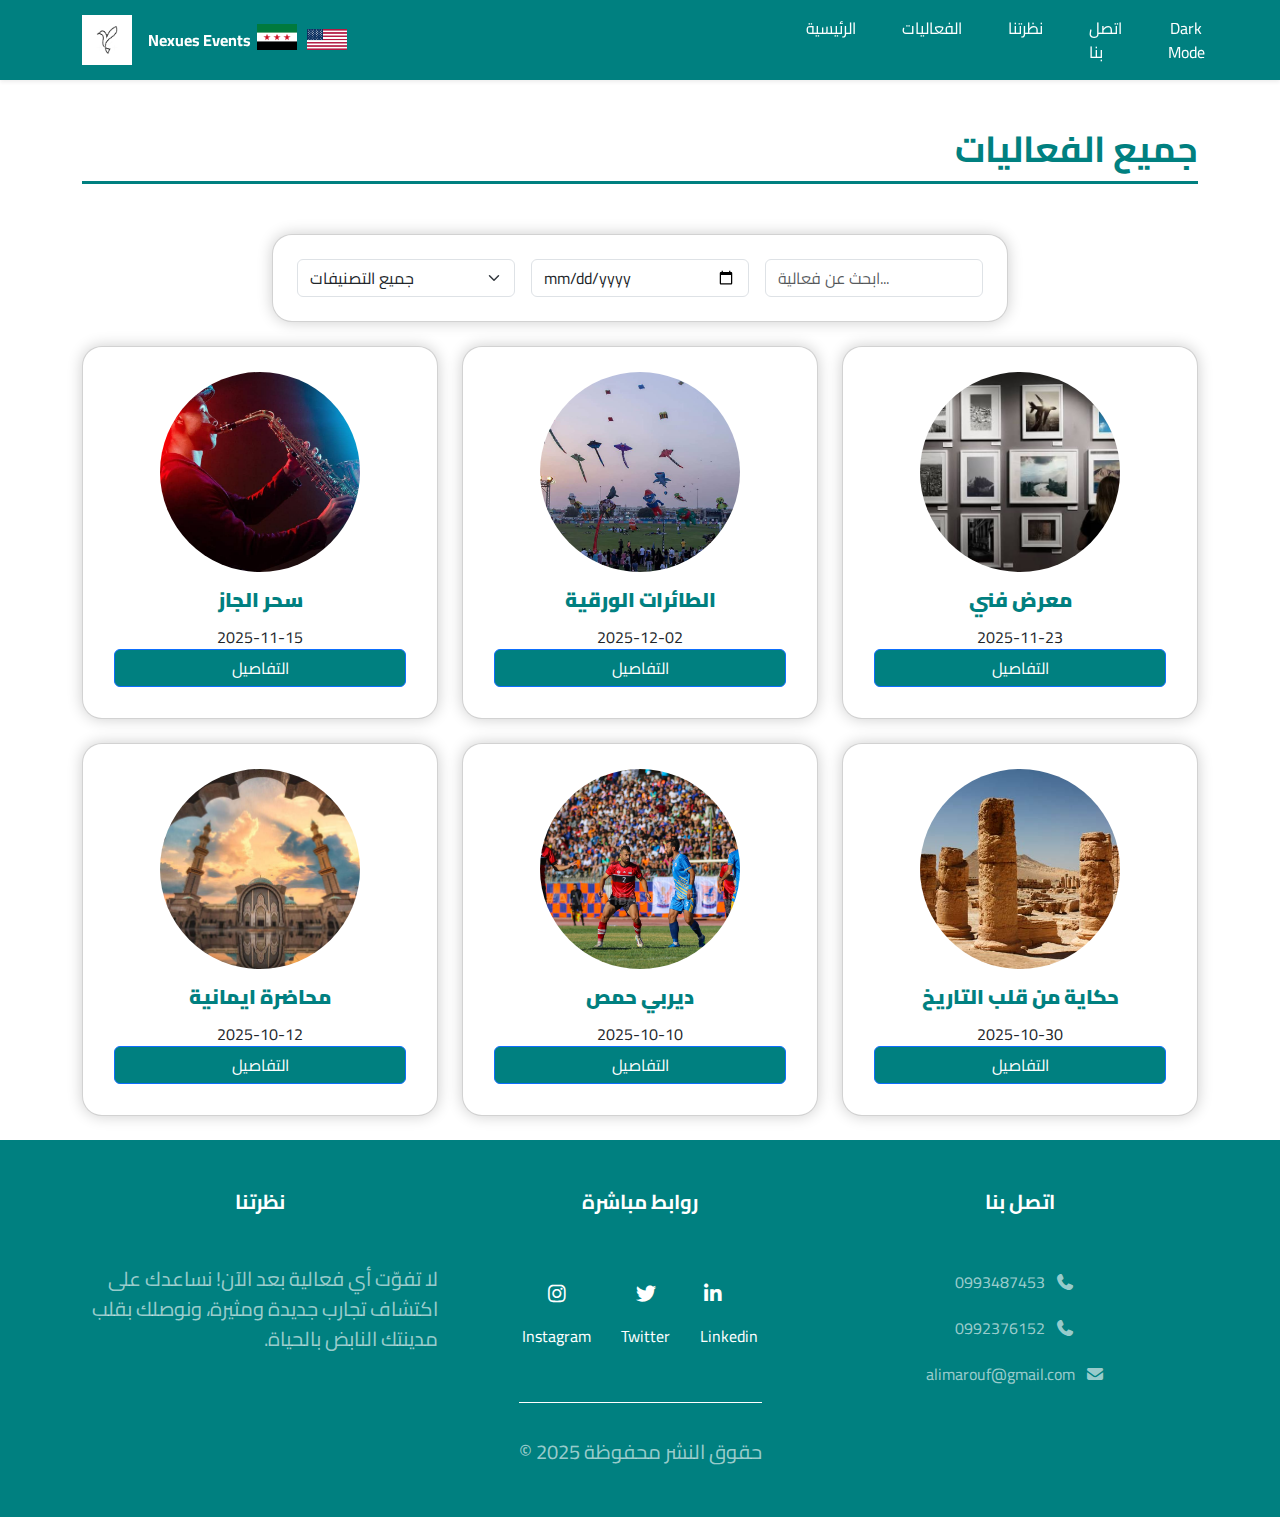
<file: events.html>
<!DOCTYPE html>
<html lang="en">

<head>
    <meta charset="UTF-8">
    <meta name="viewport" content="width=device-width, initial-scale=1.0">
    <title>All Events</title>
    <link rel="stylesheet" href="css/bootstrap.min.css">
    <link rel="stylesheet" href="css/normalize.css">
    <link rel="stylesheet" href="css/all.min.css">
    <link rel="stylesheet" href="css/style.css">
    <link rel="stylesheet" href="css/bootstrap.min.css">
    <link rel="preconnect" href="https://fonts.googleapis.com">
    
    <link rel="preconnect" href="https://fonts.gstatic.com" crossorigin>
    <link
        href="https://fonts.googleapis.com/css2?family=Roboto+Condensed:ital,wght@0,100..900;1,100..900&family=Tajawal:wght@200;300;400;500;700;800;900&display=swap"
        rel="stylesheet">
    
    <link rel="preconnect" href="https://fonts.googleapis.com">
<link rel="preconnect" href="https://fonts.gstatic.com" crossorigin>
<link href="https://fonts.googleapis.com/css2?family=Cairo:wght@200..1000&family=Roboto+Condensed:ital,wght@0,100..900;1,100..900&family=Tajawal:wght@200;300;400;500;700;800;900&display=swap" rel="stylesheet">


</head>

<body>
    
       <nav class="navbar navbar-expand-md navbar-dark shadow-sm sticky-top">
            <div class="container">
                <a href="#" class="navbar-brand">
                    <img class="logo" src="./imgs/simple-bird-logo-85e657d5-4725-4448-ae57-4696e8d38dea.jpg" alt="logo">
                </a>
                <p class="name">Nexues Events</p>
                <div class="language-switcher">
                    <script src="./js/lang.js"></script>
                    <button id="arabic-btn" class="flag-button" title="العربية">
                        <img src="./imgs/syria-flag.png" alt="Arabic Flag">
                    </button>
                    <button id="english-btn" class="flag-button" title="English">
                        <img src="./imgs/usa-flag.png" alt="USA Flag">
                    </button>
                </div>
                <button class="navbar-toggler" type="button" data-bs-toggle="collapse" data-bs-target="#main"
                    aria-controls="main" aria-expanded="false" aria-label="Toggle navigation">
                    <span class="navbar-toggler-icon"></span>
                </button>
                <div class="collapse navbar-collapse cc" id="main">
                    <ul class="navbar-nav ms-auto mb-lg-0 mb-2">
                        <li class="nav-item">
                            <a href="./index.html" class="nav-link active" data-en="Home" aria-current="page">الرئيسية</a>
                        </li>
                        <li class="nav-item">
                            <a href="#" class="nav-link light" data-en="Events">الفعاليات</a>
                        </li>
                        <li class="nav-item">
                            <a href="./about.html" class="nav-link" data-en="About Us">نظرتنا</a>
                        </li>
                        <li class="nav-item">
                            <a href="./contact.html" class="nav-link" data-en="Contact Us">اتصل بنا</a>
                        </li>
                        <li class="nav-item">
                            <button id="theme-toggle-btn" class="nav-link">Dark Mode</button>
                        </li>
                    </ul>
                </div>
            </div>
        </nav>

    <main>

        <div class="container mt-5">
            <h3 class="allev">جميع الفعاليات</h3>
             <div class="row mb-4">
                <div class="col-lg-8 mx-auto">
                    <div class="filter-controls card p-4">
                        <div class="row g-3 fltr">
                            <div class="col-md-4">
                                <select class="form-select" id="cat">
                                    <option value="">جميع التصنيفات</option>
                                    <option value="music">موسيقي</option>
                                    <option value="sport">رياضي</option>
                                    <option value="calu">ثقافي</option>
                                    <option value="family">عائلي</option>
                                </select>
                            </div>
                            <div class="col-md-4">
                                <input type="date" class="form-control" id="dateFilter">
                            </div>
                            <div class="col-md-4">
                                <input type="text" class="form-control" id="searchFilter" placeholder="ابحث عن فعالية...">
                            </div>
                        </div>
                    </div>
                </div>
            </div>
            <div id="events-container" class="row">
                            <script src="./js/main.js"></script>
                            <script>
                    const r = document.getElementById('events-container');
                    eventsData.forEach(event => {
                        const column = document.createElement('div');
                        column.className = 'col-md-4 mb-4'; 

                        column.innerHTML = `
                            <div class="card h-100">
                                <img src="${event.image}" class="card-img-top" alt="${event.title}"/>
                                <div class="card-body d-flex flex-column text-center">
                                    <h5 class="card-title">${event.title}</h5>
                                    <p class="card-text">${event.date}</p>
                                    <a href="event.html?id=${event.id}" class="btn btn-primary mt-auto">التفاصيل</a>
                                </div>
                            </div>
                        
                                `
                        r.appendChild(column);
                    });
                            </script>
           <script>
                    const eventsContainer = document.getElementById('events-container');
                    const params = new URLSearchParams(window.location.search);
                    const categoryName = params.get('category');
                     
                    let eventsToShow;
                    if (categoryName) {
                        eventsToShow = eventsData.filter(event => event.category === categoryName);
                    }
                    else 
                    {
                        eventsToShow = eventsData; 
                    }
                   

                    if (eventsToShow && eventsToShow.length > 0) {
                        eventsContainer.innerHTML = ''; 
                        eventsToShow.forEach(event => {
                            const column = document.createElement('div');
                            column.className = 'col-md-4 mb-4';
                            column.innerHTML =` 
                                <div class="card h-100">
                                    <img src="${event.image}" class="card-img-top ppp" alt="${event.title.ar}" />
                                    <div class="card-body text-center d-flex flex-column">
                                        <h5 class="card-title" data-en="${event.title.en}">${event.title.ar}</h5>
                                        <p class="card-text" data-en="${event.date.en}">${event.date.ar}</p>
                                        <a href="event.html?id=${event.id}" class="btn btn-primary mt-auto" data-en="Details">التفاصيل</a>
                                    </div>
                                </div>
                            `;
                            eventsContainer.appendChild(column);
                        });
                    } else {
                        eventsContainer.innerHTML = '<p class="col-12" data-en="No events found in this category.">لا توجد فعاليات في هذا التصنيف حالياً.</p>';
                    }
         </script>
                    </div>

        </div>
    </main>
    <footer>
        <div class="info container  ">
                    <div class="row">
                        <div class="col-md-4">
                            <div class="about">
                                <h5 data-en="About Us">نظرتنا</h5>
                                <p data-en="Don't miss any more events!We help you discover new and exciting experiences, and connect you with the beating heart of your life">لا تفوّت أي فعالية بعد الآن! نساعدك على اكتشاف تجارب جديدة ومثيرة، ونوصلك بقلب مدينتك النابض بالحياة.
                                </p>
                            </div>
                        </div>
                       
                        <div class="col-md-4">
                            <div class="soc">
                                <h5 data-en="Direct Links">روابط مباشرة</h5>
                                <div class="Social-icons">
                                    <div class="con">
                                        <i class="fab fa-instagram"></i>
                                        <p>Instagram</p>
                                    </div>
                                   <div class="con">
                                        <i class="fab fa-twitter"></i>
                                         <p>Twitter</p>
                                   </div class="con">
                                   <div>
                                         <i class="fab fa-linkedin-in"></i>
                                         <p>Linkedin</p>
                                   </div>
                                </div>
                            </div>
                        </div>
                        <div class="col-md-4">
                            <div class="contact">
                        <h5 data-en="Contact Us">اتصل بنا</h5>
                            <div class="ph">
                                <a href="tel:0993487453">  0993487453<i class="fas fa-phone"> </i></a>
                                <a href="tel:0993487453">  0992376152<i class="fas fa-phone"> </i></a>
                            </div>
                        <a href="mailto:alimarouf884@gmail.com">  alimarouf@gmail.com<i class="fas fa-envelope"></i></a>
                        <!-- <p>or visit us in our location : 10928 , NY , 45 ST</p> -->
                        </div>
                        </div>
                    </div>
                    
                    
                    
                    <div class="copyright" data-en="2025 All rights reserved.">&copy; 2025 حقوق النشر محفوظة</div>
        </div>
    </footer>
    <script src="./js/lang.js"></script>
    <script src="./js/darkmode.js"></script>
 <script src="js/bootstrap.bundle.min.js"></script>
</body>

</html>
</file>
<file: css/style.css>
/* global variable */
:root{
    --button-color: #3A6EA4 ;
    --section-padding: 100px;
    --sec-color : #f8f9fa;
    --main-color : #008080 ;    
}
.navbar-toggler-icon{
    filter: invert(1);
}
* {
    margin: 0;
    padding: 0; 
    box-sizing: border-box;
    -webkit-box-sizing: border-box;
    -moz-box-sizing: border-box;
    
}
/* to make my own style */
ul{
    list-style: none;
    padding: 0 !important;
    margin: 5px;
}
/* scroll screen */
html {
    scroll-behavior: smooth;
}
body {
    font-family: 'Cairo' , sans-serif  !important;
    background-color: #f8f9fa;
}

/* darkmode */
body.dark-mode{
    background-color: #222;
    color: #e0e0e0;
}
body.dark-mode .card{
    background-color: #1e1e1e;
    border-top: 3px solid var(--main-color);
}
body.dark-mode .navbar{
    color: #1e1e1e;
}
body.dark-mode .card-titel {
    color: #ffffff;
}
body.dark-mode .id{
    color: #f8f9fa;
}
body.dark-mode .form-info{
    border-top: 3px solid var(--main-color);
    border-bottom: 3px solid #5A6270;
    border-right: 3px solid #5A6270;
    border-left: 3px solid #5A6270;
    border-radius: 10px;
    background-color: #222;
}
body.dark-mode .card-content .box {
    background-color: #1e1e1e;
    border-top: 3px solid var(--main-color);
}
#theme-toggle-btn{
    background: none;
    border: none;
    outline: none;
    cursor: pointer;
    color: #ffffff;
}
body.dark-mode #theme-toggle-btn 
,body.dark-mode .card-body p
,body.dark-mode .des 
,body.dark-mode p
,body.dark-mode .conta .nums a
,body.dark-mode .conta .site p {
    color: #e0e0e0; 
}
body.dark-mode {
    color: #e0e0e0;
}
/* end dark mode */



/* sec */
/* move words up and down */
@keyframes jump{

    0% , 100%{
         transform: translateY(0px); 
    }
    50%{
         transform: translateY(-20px); 
    }

}
.jumpin{
    animation: jump 6s ease-in-out infinite;

}
/* make a background in Home page */
.hero-section {
    background-color: #008080;
    background-image: url("data:image/svg+xml,%3Csvg xmlns='http://www.w3.org/2000/svg' width='100' height='18' viewBox='0 0 100 18'%3E%3Cpath fill='%23ffffff' fill-opacity='0.42' d='M61.82 18c3.47-1.45 6.86-3.78 11.3-7.34C78 6.76 80.34 5.1 83.87 3.42 88.56 1.16 93.75 0 100 0v6.16C98.76 6.05 97.43 6 96 6c-9.59 0-14.23 2.23-23.13 9.34-1.28 1.03-2.39 1.9-3.4 2.66h-7.65zm-23.64 0H22.52c-1-.76-2.1-1.63-3.4-2.66C11.57 9.3 7.08 6.78 0 6.16V0c6.25 0 11.44 1.16 16.14 3.42 3.53 1.7 5.87 3.35 10.73 7.24 4.45 3.56 7.84 5.9 11.31 7.34zM61.82 0h7.66a39.57 39.57 0 0 1-7.34 4.58C57.44 6.84 52.25 8 46 8S34.56 6.84 29.86 4.58A39.57 39.57 0 0 1 22.52 0h15.66C41.65 1.44 45.21 2 50 2c4.8 0 8.35-.56 11.82-2z'%3E%3C/path%3E%3C/svg%3E");
    background-size: cover;
    padding: 150px 0;
    color: #1810109e;
    text-align: center;
}
.hero-text h1 {
  font-size: 3.5rem;
  font-weight: 700;
  margin-bottom: 20px;
  color: #FFFFFF !important;
  text-shadow: 0 1px 3px rgba(0,0,0,0.2);
}
.hero-text p {
  font-size: 26px;
  margin-bottom: 30px;
  color: #F9FAFB;
}
.hero-text , .main , .ser {
    position: relative;
}
/* resize in mobile screen */
@media (max-width:768px){
    .hero-section {
        padding-top: 0;
    }
    .hero-text h1{
        font-size: 24px !important;
        padding-top: 100px !important;
    }
    .main-pa{
        font-size: 20px !important;
    }
    .wek{
        text-align: center;
    }
}

/* end sec */
/* names */
.ppl {
    color: var(--main-color);
    margin-top: calc(var(--section-padding)/2);
}

/* flags */
.flag-button {
    border: none;
    margin-left: 6px;
}
.flag-button img {
    width: 40px;
    height: auto;
    display: block;
}
/* end flags */





/* start nav  */
nav , footer , .info , button , .navbar, .navbar a, .navbar ul li a, .navbar .name,
 .navbar ul li, .navbar .logo , .navbar ul , .navbar ul li a , .navbar ul li , .btn{ 
    background-color: var(--main-color) !important;
}
.btn-primary{
    background-color: var(--main-color) !important;
}   
.Dark{
    border: none;
}
.navbar ul{
    display: flex;
    justify-content: space-between;
    width: 50%;
}
.navbar ul li {
    margin-left: 30px;
}
.navbar ul li a{
    color: white;
}
nav .logo{
    max-width: 50px;
    height: auto;
}
nav .name{
    font-weight: bold;
    max-width: 100%;
    margin: auto auto;
    color: white;
}
.card-img , .LLL{
    max-width: 250px;
    height: auto;
}
/* end nav */

/* main section in home page */
.mainn .main ,.mainn .ser  {
    padding-bottom: calc(var(--section-padding)/2);
    border-bottom: 1px solid var(--main-color);
}
.container h1 {
    padding: var(--section-padding) 10px 20px;
    font-weight: 800;
    padding-right: 20px;
    color: var(--main-color);
}
/* for arabic language */
.main .card-body p , h4 , h1 , .container p{
    direction:rtl;
}
.container h4{
    font-weight: 800;
    color: var(--main-color);
}
/* to make the imgs in the cards and make it circular */
.card img {
    height: 200px;
    width: 200px;
    margin: 10px auto 0 ;
    border-radius: 50% !important;
    object-fit: cover;
}
/* edit card and make a shoadow */
.card {
    padding: 15px;
    border-radius: 20px !important;
    background-color: #FFFFFF;
    box-shadow: 0 0 15px rgb(0 0 0 / 20%);
}
.card p {
    padding-top: 5px;
    margin-bottom: 0;
    padding-bottom: 0;
}
.card h5 {
    font-weight: 900;
    color: var(--main-color);
}

.ser button , .new button {
    width: 200px;
    font-weight: 800;
}
/* .new */
/* new events */
.new{
    margin-bottom: var(--section-padding);
}
.new h3 {
    font-weight: 700;
    color: var(--main-color);
}
.ser .card {
    height: 280px;
    margin: 20px 20px;
}

/* info */
.info img {
    width: 100px;
    max-height: 100%;
    margin-bottom: 20px;
}

.info{
    padding-top: calc(var(--section-padding)/2);
    padding-bottom: calc(var(--section-padding)/2);
    position: relative;
    color: white;
}
.info .Social-icons i{
    margin: 20px auto;
    font-size: 20px;
}
.info .Social-icons{
    display: flex;
    justify-content: center;
    gap: 30px;
}
.info .Social-icons .con{
    display: flex;
    flex-direction: column;
    align-items: center;
}
.card-details .loc img{
    max-width: 100%;
    height: 100%;
}
@media (max-width:768px){
    .card-details a{
        margin: auto auto;
        display: block;
        margin-top: 20px;
        margin-bottom: 20px;
        width: fit-content;
        padding: 10px 20px;
        font-weight: bold;
        background-color: var(--main-color);
        color: white;
        border-radius: 10px;
    }
}
.info .contact i , .nums i{
    width: 30px;
    padding: 5px;
    margin: 5px;
}
.mapph{
    border-radius: 50px;
}
.bor{
    border-bottom: 1px solid var(--main-color);
}
.info h5{
    text-align: center;
    font-weight: bold;
    margin-bottom: 50px;
}
.map-and-loc{
    padding-top: 30px;
    margin-bottom: 50px;

}   
.info .contact{
    text-align: center;
}
.info  .about p{
    font-size: 20px;
    color: #ffffff9e;
}
.info .contact a , .info  .Social-icons a {
    text-decoration: none;
    color: #ffffff9e;
    display: block;
    padding-bottom: 10px;
}
.copyright {
    text-transform: uppercase;
    padding-top: calc(var(--section-padding)/3);
    border-top: 1px solid white;
    font-size: 20px;
    width: fit-content;
    margin: 0 auto;
    color: #ffffff9e;
}

/* Contact  */


/* form */
.main form {
    padding-top: calc(var(--section-padding)/2);
    padding-bottom: calc(var(--section-padding)/2); 
    border-radius: 10px;
    border: 3px solid rgba(0, 0, 0, 0.125);
    display: flex;
    flex-direction: column;
    justify-content: center;
    align-items: center;
}
.main .conta .img{
    margin-top: 20px;
    max-width: 100%;
    height: 350px;
}
.main  h3{
    margin-top: 10px;
    direction: rtl;
    font-size: 35px;
    font-weight: 700;
    color: var(--main-color);
}
.main form  .a {
    margin-bottom: 20px;
}
.mainn  .main .card , .new .card {
    margin-bottom: calc(var(--section-padding)/2);
}
.main form label{
    display: block;
    text-align: right;
    font-size: 20px;
    color: var(--main-color);
    font-weight: 600;
}
.main form input{
    display: block;
    width: 350px;
    border: 1px solid var(--main-color);
    border-radius: 10px;
    padding: 5px;
}
.main form  textarea{
    height: 100px;
    width: 350px;
    border-radius: 10px;
    border: 1px solid var(--main-color);
    padding: 10px;
}
.nums{
    margin-bottom: 50px;
}
.main form .img{
    max-width: 350px;
}
form input , form textarea {
    direction: rtl; 
}
 .form{
    padding: 50px;
}
.form-info{
    background-color: #f8f9fa;
    padding: 12px;
    max-width: 800px;
    margin: 0 auto;
    text-align: center;
}
.form-info h3{
    margin-bottom: 30px;
}
@media (max-width:768px){
    .text-text h2 , .form-info h3 {
        font-size: 28px !important;
        padding: 0 !important;  
    }
    .text-text p{
        font-size: 16px !important; 
    }
}
@media (max-width:576px){
    .allaboutus .about{
        margin-top: 50px !important;
    }
    .allaboutus .about, .see, .msg, .commit, .postin {
    padding-bottom: 0 !important;
    padding-top:0 !important;
    max-width: 1300px;
    }
    .about , .soc , .contact{
        margin-bottom: 70px;
    }
    .info h5{
        margin-bottom: 20px;
    }
    .info .about p {
    font-size: 20px;
    text-align: center;
    color: #ffffff9e;
    margin-bottom: 20px;
    }
    .main form input , .main form  textarea {
        width: 100% !important;
        min-width: 0 !important;
        box-sizing: border-box;
    }
    .main form{
        display: block;
    }
    .main form .a {
    margin-bottom: 20px;
    margin-right: 10px;
    margin-left: 10px;
}
    .main h3{
        font-size: 25px !important;
        padding-right: 0;
        margin-bottom: 50px;
    }
    .conta {
        padding: 0 !important;
    }
    .nums {
        margin-bottom: 50px;
    }
    .container .nums ul {
    margin-right: 0 !important;
    margin-top: 0 !important;
    }
    .container .conta p {
    margin-right: 0 !important;
}
}

/* end form */

.allaboutus{
    max-width: 850px;
    margin: 0 auto;
    padding: 20px;
}
.allaboutus ul{
    direction: rtl;
}
.allaboutus .about , .see , .msg , .commit ,  .postin{
    padding-bottom: calc(var(--section-padding)/2);
    padding-top: calc(var(--section-padding)/2);
    max-width: 1300px;
}
@media (max-width:768px){
    .allaboutus{
        padding: 10px;
    }
    .allaboutus h2{
        font-size: 100px;
    }
    .allaboutus .text p, .order  li p {
        font-size: 16px;
        line-height: 2;
    }
}
.allaboutus .about{
    margin-top: calc(var(--section-padding)/2);
}
.allaboutus h2, .allev{
    direction: rtl;
    font-size: 36px;
    font-weight: bold;
    font-weight: 700;
    color: var(--main-color);
    margin-bottom: 50px;
    padding-bottom: 10px;
    border-bottom: 3px solid var(--main-color);
}
.allaboutus h4{
    margin-bottom: 10px;
}
.allaboutus .text , .allaboutus ul {
    font-size: 20px;
    line-height: 2;
    color: #5A6270;
}

.text-text , .conta , .conta ul {
    max-width: 800px;
    margin: 0 auto;
    padding: 20px;
    text-align: center;
}
.text-text h2{
    font-size: 40px;
    font-weight: bold;
    color: var(--main-color);
    margin-bottom: 20px;
}   
.text-text p{
    font-size: 20px;
    line-height: 2;
    color: #5A6270;
}
/* end about us */

.container .conta p{
    font-size: 20px;
    font-weight: bold;
    margin-right: 40px;
    margin-top: 30px;
}
 .container .conta .site{
    padding-bottom: calc(var(--section-padding)/2);
}
.container .nums ul {
    direction: rtl;
    margin-right: 50px;
    margin-top: 20px;
    font-weight: bold;
    font-size: 20px;
}
.container  ul a{
    text-decoration: none;
    color: #0000009e;
}
.container .conta .site p{
    color: #0000009e;
}

/* event start */
.card-content{
    margin-top: 20px;
}
.card-details .det-img{
    max-width: 100%;
    height: 300px;
    border-radius: 10px;
    margin: 50px auto 0 auto;
    border: 3px solid hwb(219 76% 11% / 0.607);
}
@media (min-width:720px)
{
    .det-img:hover {
        display: grid;
        transform: scale(1.4);
        transition-duration: 1s;
    }
    .card:hover{
        display: grid;
        transform: scale(1.03);
        transition-duration: 1s;
        z-index: 1000;
    }
}
@media (max-width:650px){
    .card-content .event-titlle{font-size: 15px !important;}
    .text .des { font-size: 15px !important ; line-height: 3; padding: 0; margin: 0; max-width: 100%;}
}
.imgs{
    margin-bottom: 100px;
    margin-top: 50px;
}
.k{margin-bottom: 0;}
.card-content .event-titlle{font-size: 40px !important;}
.card-details .card-content{
    direction: rtl;
}
.card-details .card-content h1{
    font-size: 30px;
    font-weight: 800;
    color: var(--main-color);
    margin-bottom: 20px;
    padding-top: 20px;
}
.card-content .box .ppp{border-bottom: none; margin-bottom: 0;}
.card-content .box p{
    font-size: 16px;
    line-height: 2;
    color: var(--main-color);
    margin: 15px 0;
    padding-bottom: 15px;
    border-bottom: 1px solid var(--main-color);
}
.text .des {
    font-size: 18px;
    line-height: 2.5;
    color: #5A6270;
    margin: 30px 0;
    padding-top: 40px;
}
@media (max-width:768px){
    .text .des { font-size: 15px ; line-height: 3; padding: 0; margin: 0; max-width: 100%; }
    .more-main{ display: none;}
    .card-content .box{ margin: auto auto auto auto !important; width: 300px;}
    .map-and-loc{text-align: center; }
    .det-img{width: 100%; margin: auto auto auto auto ;}
}
.card-content .box h2{
    color: var(--main-color);
    font-weight: 700;
    padding-bottom: 15px;
}
.card-content .box{
    background-color: #cccccc78;
    padding: 30px;
    border-radius: 10px;
    max-width: 400px;
    text-align: center; 
    height: fit-content;
    margin: 100px auto auto auto;
}
.card-details .card-content .text {
    font-size: 18px;
    line-height: 2.5;
    color: #5A6270;
}
/* back button  */
.back{
    display: inline-block;
    margin: auto auto;
    padding: 10px 20px;
    background-color: var(--main-color);
    color: white;
    text-decoration:solid;
    border-radius: 10px;
    font-weight: bold;
    margin-top: 20px;
    margin-bottom: 50px;
    justify-content: flex-end;
    
}
</file>
